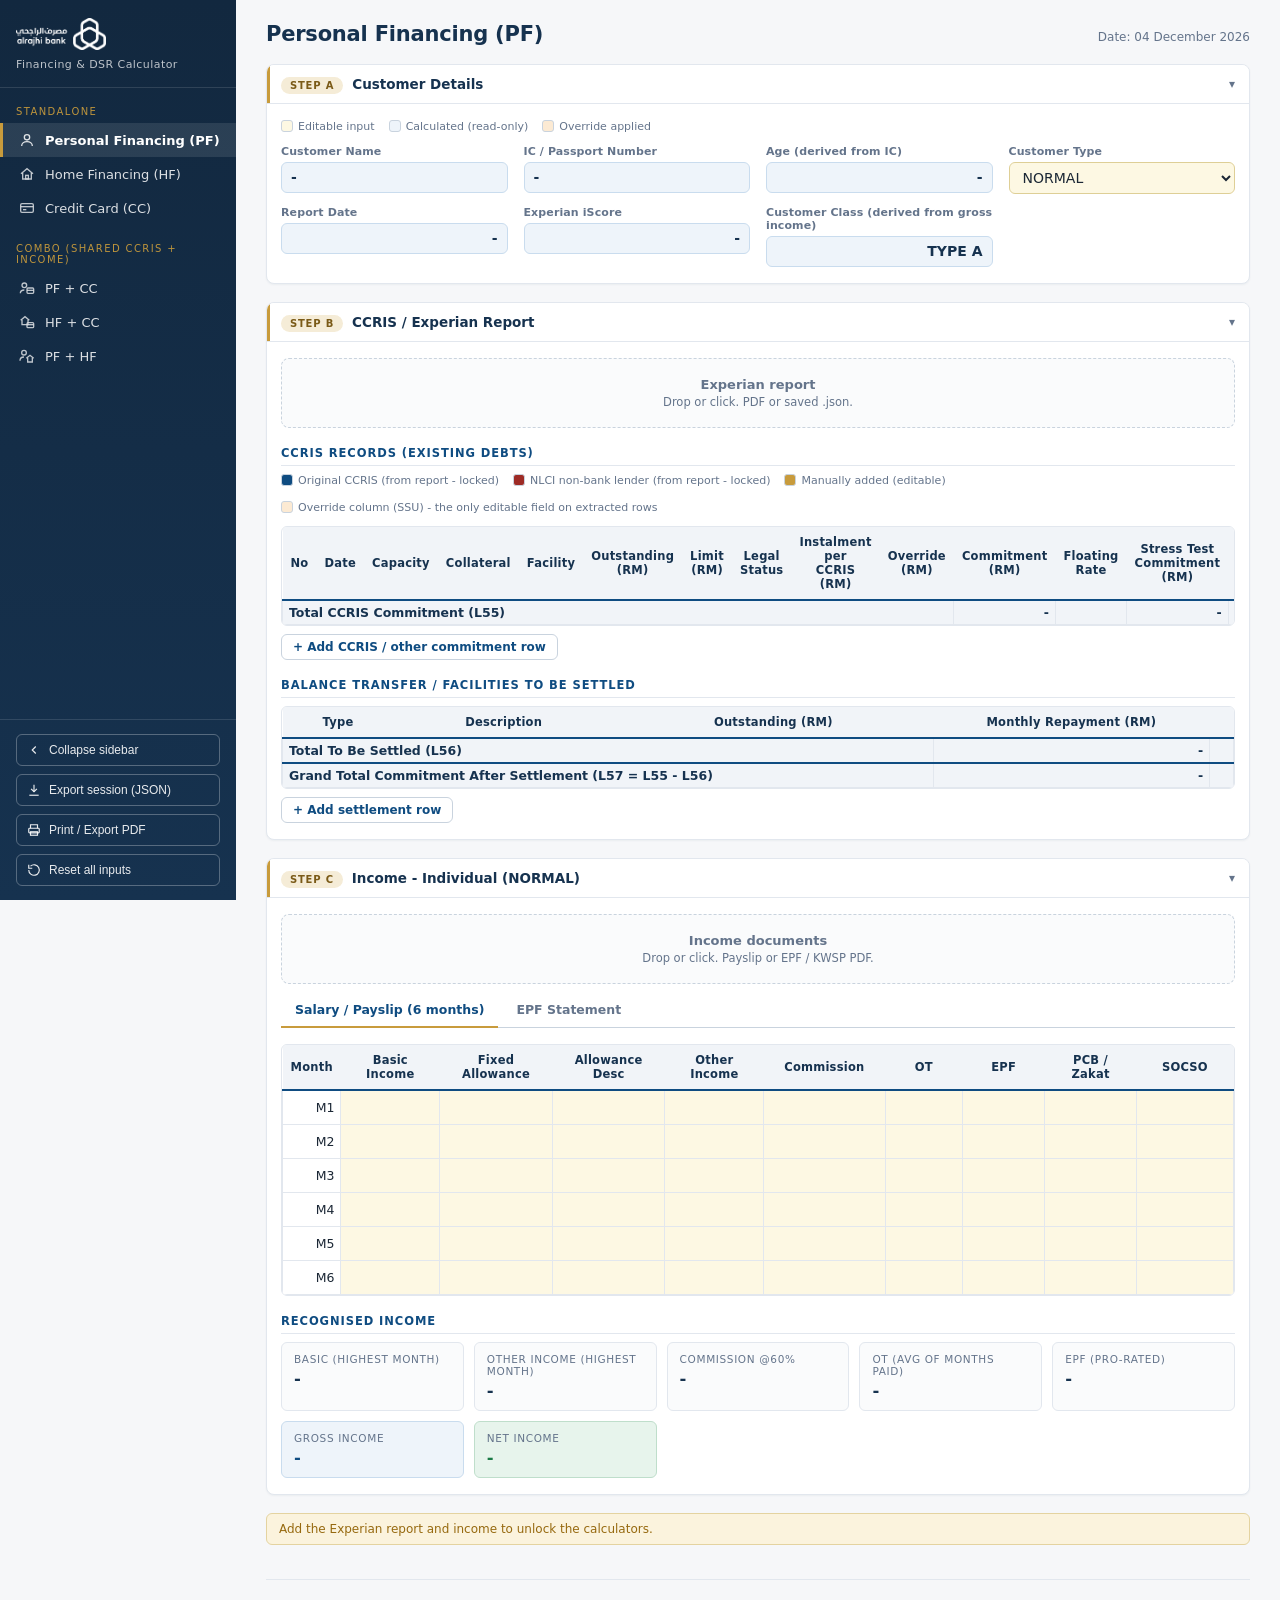
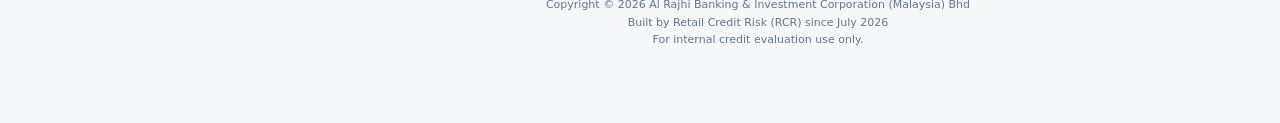
<file: index.html>
<!DOCTYPE html>
<html lang="en">
<head>
<meta charset="UTF-8">
<meta name="viewport" content="width=device-width, initial-scale=1.0">
<title>ARBM Financing &amp; DSR Calculator</title>
<link rel="icon" type="image/png" href="public/favicon.png">
<link rel="stylesheet" href="css/styles.css">
</head>
<body>
<div class="layout">

  <!-- ================= SIDEBAR ================= -->
  <nav class="sidebar no-print" id="sidebar">
    <div class="brand" style="flex-direction:column;align-items:flex-start;gap:8px;">
      <span class="brand-logo">
        <img class="logo-full" src="public/white_logo_alrajhi.png" alt="Al Rajhi Bank">
        <img class="logo-mark" src="public/favicon.png" alt="Al Rajhi Bank">
      </span>
      <div class="t2">Financing &amp; DSR Calculator</div>
    </div>

    <div class="group-label">Standalone</div>
    <button class="nav-item" data-mode="pf" title="Personal Financing (PF)">
      <svg width="16" height="16" viewBox="0 0 24 24" fill="none" stroke="currentColor" stroke-width="2"><circle cx="12" cy="8" r="4"/><path d="M4 21c0-4 3.6-6.5 8-6.5s8 2.5 8 6.5"/></svg>
      <span class="nav-txt">Personal Financing (PF)</span>
    </button>
    <button class="nav-item" data-mode="hf" title="Home Financing (HF)">
      <svg width="16" height="16" viewBox="0 0 24 24" fill="none" stroke="currentColor" stroke-width="2"><path d="M3 11.5 12 4l9 7.5"/><path d="M5.5 10v9.5h13V10"/><rect x="10" y="14" width="4" height="5.5"/></svg>
      <span class="nav-txt">Home Financing (HF)</span>
    </button>
    <button class="nav-item" data-mode="cc" title="Credit Card (CC)">
      <svg width="16" height="16" viewBox="0 0 24 24" fill="none" stroke="currentColor" stroke-width="2"><rect x="2.5" y="5.5" width="19" height="13" rx="2"/><path d="M2.5 10h19"/><path d="M6 14.5h5"/></svg>
      <span class="nav-txt">Credit Card (CC)</span>
    </button>

    <div class="group-label">Combo (shared CCRIS + income)</div>
    <button class="nav-item" data-mode="pf-cc" title="PF + CC">
      <svg width="16" height="16" viewBox="0 0 24 24" fill="none" stroke="currentColor" stroke-width="2"><circle cx="8" cy="8" r="3.5"/><rect x="12" y="12" width="10" height="8" rx="1.5"/><path d="M12 15.5h10"/><path d="M2 20c0-3 2.6-5 6-5"/></svg>
      <span class="nav-txt">PF + CC</span>
    </button>
    <button class="nav-item" data-mode="hf-cc" title="HF + CC">
      <svg width="16" height="16" viewBox="0 0 24 24" fill="none" stroke="currentColor" stroke-width="2"><path d="M2.5 9.5 9 4l6.5 5.5"/><path d="M4.5 8.5V16h9V8.5"/><rect x="12" y="13" width="10" height="7.5" rx="1.5"/><path d="M12 16h10"/></svg>
      <span class="nav-txt">HF + CC</span>
    </button>
    <button class="nav-item" data-mode="pf-hf" title="PF + HF">
      <svg width="16" height="16" viewBox="0 0 24 24" fill="none" stroke="currentColor" stroke-width="2"><circle cx="7.5" cy="7" r="3.5"/><path d="M1.5 19c0-3.4 2.7-5.5 6-5.5"/><path d="M11 15.5 16.5 11l5.5 4.5"/><path d="M13 14.7V21h7v-6.3"/></svg>
      <span class="nav-txt">PF + HF</span>
    </button>

    <div class="foot">
      <button id="btn-collapse" type="button" title="Collapse sidebar">
        <svg width="14" height="14" viewBox="0 0 24 24" fill="none" stroke="currentColor" stroke-width="2"><path d="M15 6l-6 6 6 6"/></svg>
        <span class="nav-txt">Collapse sidebar</span>
      </button>
      <button id="btn-export" type="button" title="Export session (JSON)">
        <svg width="14" height="14" viewBox="0 0 24 24" fill="none" stroke="currentColor" stroke-width="2"><path d="M12 3v12"/><path d="m7 10 5 5 5-5"/><path d="M4 21h16"/></svg>
        <span class="nav-txt">Export session (JSON)</span>
      </button>
      <button id="btn-print" type="button" title="Print / Export PDF">
        <svg width="14" height="14" viewBox="0 0 24 24" fill="none" stroke="currentColor" stroke-width="2"><path d="M6 9V3h12v6"/><rect x="3" y="9" width="18" height="8" rx="1.5"/><rect x="6" y="15" width="12" height="6"/></svg>
        <span class="nav-txt">Print / Export PDF</span>
      </button>
      <button id="btn-reset" type="button" title="Reset all inputs">
        <svg width="14" height="14" viewBox="0 0 24 24" fill="none" stroke="currentColor" stroke-width="2"><path d="M3 12a9 9 0 1 0 3-6.7"/><path d="M3 3v6h6"/></svg>
        <span class="nav-txt">Reset all inputs</span>
      </button>
    </div>
  </nav>

  <!-- ================= MAIN ================= -->
  <main class="main">
    <!-- shown only on Print / Export PDF -->
    <div class="print-header">
      <img src="public/alrajhi_logo.png" alt="Al Rajhi Bank Malaysia">
      <div>
        <div class="ph-title">Financing &amp; DSR Evaluation Report</div>
        <div class="ph-sub" id="print-meta"></div>
      </div>
    </div>

    <div class="topbar">
      <div style="display:flex;align-items:center;gap:10px;">
        <button class="hamburger no-print" id="btn-menu" type="button" aria-label="Menu">
          <svg width="18" height="18" viewBox="0 0 24 24" fill="none" stroke="currentColor" stroke-width="2"><path d="M3 6h18M3 12h18M3 18h18"/></svg>
        </button>
        <h1 id="page-title">Personal Financing (PF)</h1>
      </div>
      <div class="date" id="today-date"></div>
    </div>

    <!-- Shared intake: required first for every mode -->
    <div id="intake-customer"></div>
    <div id="intake-ccris"></div>
    <div id="intake-income"></div>

    <!-- Gate message shown until minimum intake is complete -->
    <div id="intake-gate"></div>

    <!-- Product panels (visibility controlled by routing) -->
    <div id="panel-pf"></div>
    <div id="panel-hf"></div>
    <div id="panel-cc"></div>

    <!-- Combined application summary (combo modes): directly above sign-off -->
    <div id="combined-panel"></div>

    <!-- Maker / Checker sign-off -->
    <div id="signoff-panel"></div>

    <!-- Persistent app footer (shown on every product / combo view) -->
    <footer class="app-foot no-print">
      Copyright &copy; 2026 Al Rajhi Banking &amp; Investment Corporation (Malaysia) Bhd<br>
      Built by Retail Credit Risk (RCR) since July 2026<br>
      For internal credit evaluation use only.
    </footer>
  </main>
</div>

<!-- Curated evaluation report - hidden on screen, shown only when printing.
     Built fresh on each print by js/report.js (App.buildPrintReport). -->
<div id="print-report" aria-hidden="true"></div>

<!-- vendored pdf.js (client-side PDF parsing; no CDN dependency) -->
<script src="vendor/pdf.min.js"></script>

<!-- shared engine (pure functions, no I/O). config.js MUST load first:
     it holds every policy constant + admin overrides from localStorage -->
<script src="js/engine/config.js"></script>
<script src="js/engine/pmt.js"></script>
<script src="js/engine/age.js"></script>
<script src="js/engine/facilityRates.js"></script>
<script src="js/engine/ccrisLine.js"></script>
<script src="js/engine/income.js"></script>
<script src="js/engine/creditLimit.js"></script>
<script src="js/engine/dsrThresholds.js"></script>
<script src="js/engine/hfPricing.js"></script>
<script src="js/engine/hfSummary.js"></script>
<script src="js/engine/pdfExtractor.js"></script>
<script src="data/ndiPricing.js"></script>

<!-- app -->
<script src="js/state.js"></script>
<script src="js/modal.js"></script>
<script src="js/format.js"></script>
<script src="js/intake.js"></script>
<script src="js/panels.js"></script>
<script src="js/report.js"></script>
<script src="js/app.js"></script>
</body>
</html>
</file>
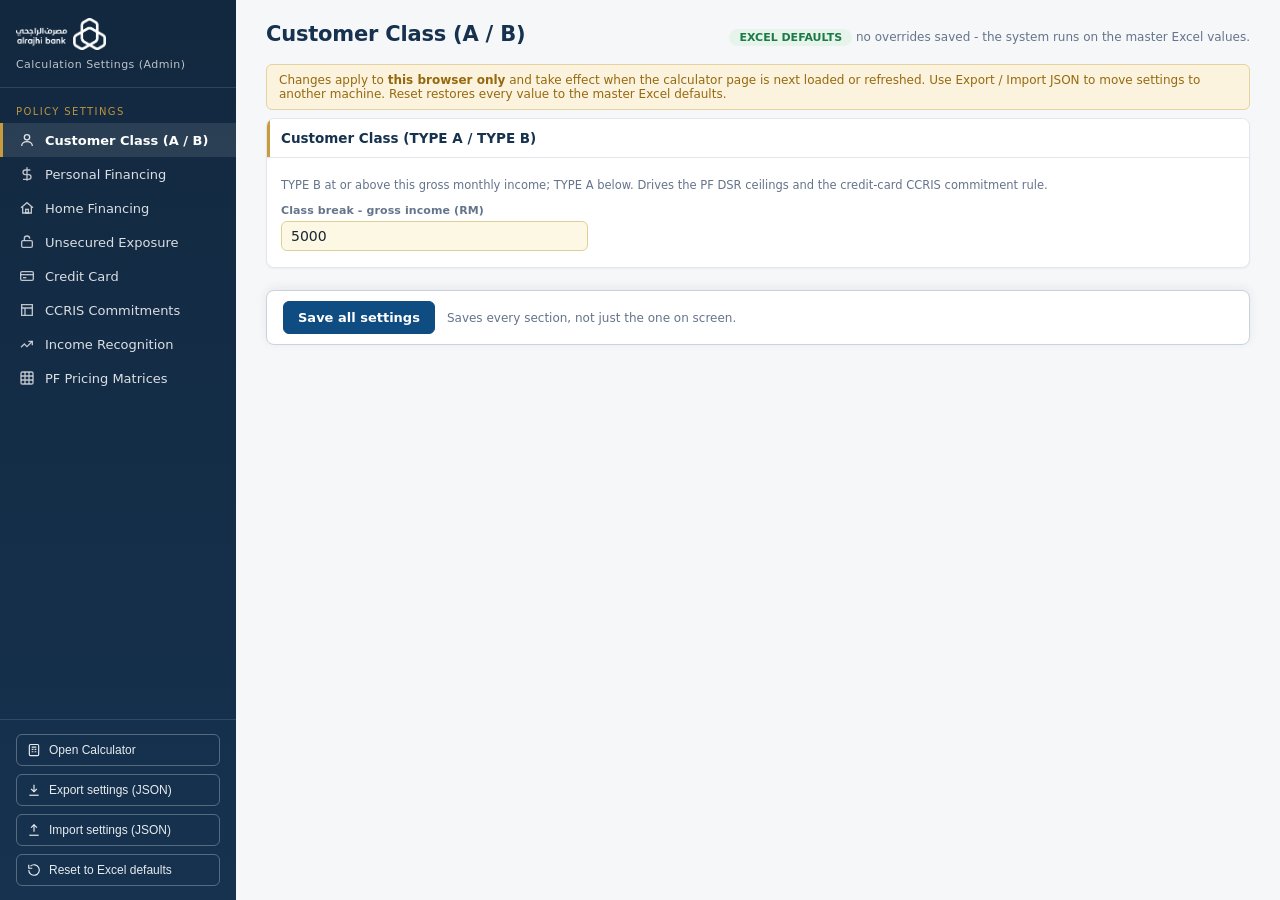
<file: admin.html>
<!DOCTYPE html>
<html lang="en">
<head>
<meta charset="UTF-8">
<meta name="viewport" content="width=device-width, initial-scale=1.0">
<title>Admin - Calculation Settings | ARBM DSR Calculator</title>
<link rel="icon" type="image/png" href="public/favicon.png">
<link rel="stylesheet" href="css/styles.css">
<style>
  /* one settings section visible at a time (sidebar-routed) */
  .adm-sec { display: none; }
  .adm-sec.active { display: block; }

  .adm-status { font-size: 12px; color: var(--muted); }
  .adm-status .chip { display: inline-block; padding: 2px 10px; border-radius: 999px; font-weight: 700; font-size: 11px; }
  .adm-status .chip.def { background: var(--ok-soft); color: var(--ok); }
  .adm-status .chip.ovr { background: var(--warn-soft); color: var(--warn); }

  .adm-grid td input { text-align: right; font-variant-numeric: tabular-nums; }
  .adm-grid th:first-child, .adm-grid td:first-child { text-align: left; white-space: nowrap; }
  .adm-note { font-size: 11.5px; color: var(--muted); margin: 4px 0 12px; }

  .mx-wrap { overflow-x: auto; }
  .mx-wrap table { border-collapse: collapse; font-size: 11px; }
  .mx-wrap th, .mx-wrap td { border: 1px solid var(--border); padding: 2px; }
  .mx-wrap th { background: #F1F4F8; padding: 4px 6px; }
  .mx-wrap input { width: 86px; border: none; padding: 3px 4px; font-size: 11px;
    text-align: right; font-variant-numeric: tabular-nums; background: var(--editable); }

  .savebar {
    position: sticky; bottom: 0; margin-top: 22px;
    background: #fff; border: 1px solid var(--border-strong); border-radius: var(--radius);
    padding: 10px 16px; display: flex; gap: 12px; align-items: center;
    box-shadow: 0 -2px 10px rgba(22,50,79,.08);
  }
  .savebar .msg { font-size: 12px; color: var(--ok); font-weight: 600; }
</style>
</head>
<body>
<div class="layout">

  <!-- ================= SIDEBAR ================= -->
  <nav class="sidebar no-print" id="sidebar">
    <div class="brand" style="flex-direction:column;align-items:flex-start;gap:8px;">
      <span class="brand-logo">
        <img class="logo-full" src="public/white_logo_alrajhi.png" alt="Al Rajhi Bank">
        <img class="logo-mark" src="public/favicon.png" alt="Al Rajhi Bank">
      </span>
      <div class="t2">Calculation Settings (Admin)</div>
    </div>

    <div class="group-label">Policy Settings</div>
    <button class="nav-item" data-sec="0" title="Customer Class">
      <svg width="16" height="16" viewBox="0 0 24 24" fill="none" stroke="currentColor" stroke-width="2"><circle cx="12" cy="8" r="4"/><path d="M4 21c0-4 3.6-6.5 8-6.5s8 2.5 8 6.5"/></svg>
      <span class="nav-txt">Customer Class (A / B)</span>
    </button>
    <button class="nav-item" data-sec="1" title="Personal Financing">
      <svg width="16" height="16" viewBox="0 0 24 24" fill="none" stroke="currentColor" stroke-width="2"><path d="M12 2v20M17 6H9.5a3.5 3.5 0 0 0 0 7h5a3.5 3.5 0 0 1 0 7H6"/></svg>
      <span class="nav-txt">Personal Financing</span>
    </button>
    <button class="nav-item" data-sec="2" title="Home Financing">
      <svg width="16" height="16" viewBox="0 0 24 24" fill="none" stroke="currentColor" stroke-width="2"><path d="M3 11.5 12 4l9 7.5"/><path d="M5.5 10v9.5h13V10"/><rect x="10" y="14" width="4" height="5.5"/></svg>
      <span class="nav-txt">Home Financing</span>
    </button>
    <button class="nav-item" data-sec="3" title="Unsecured Exposure">
      <svg width="16" height="16" viewBox="0 0 24 24" fill="none" stroke="currentColor" stroke-width="2"><rect x="4" y="10" width="16" height="10" rx="2"/><path d="M8 10V7a4 4 0 0 1 8 0"/></svg>
      <span class="nav-txt">Unsecured Exposure</span>
    </button>
    <button class="nav-item" data-sec="4" title="Credit Card">
      <svg width="16" height="16" viewBox="0 0 24 24" fill="none" stroke="currentColor" stroke-width="2"><rect x="2.5" y="5.5" width="19" height="13" rx="2"/><path d="M2.5 10h19"/><path d="M6 14.5h5"/></svg>
      <span class="nav-txt">Credit Card</span>
    </button>
    <button class="nav-item" data-sec="5" title="CCRIS Commitments">
      <svg width="16" height="16" viewBox="0 0 24 24" fill="none" stroke="currentColor" stroke-width="2"><path d="M4 4h16v16H4z"/><path d="M4 9h16M9 9v11"/></svg>
      <span class="nav-txt">CCRIS Commitments</span>
    </button>
    <button class="nav-item" data-sec="6" title="Income Recognition">
      <svg width="16" height="16" viewBox="0 0 24 24" fill="none" stroke="currentColor" stroke-width="2"><path d="M3 17l5-5 4 4 8-8"/><path d="M14 8h6v6"/></svg>
      <span class="nav-txt">Income Recognition</span>
    </button>
    <button class="nav-item" data-sec="7" title="PF Pricing Matrices">
      <svg width="16" height="16" viewBox="0 0 24 24" fill="none" stroke="currentColor" stroke-width="2"><rect x="3" y="3" width="18" height="18" rx="2"/><path d="M3 9h18M3 15h18M9 3v18M15 3v18"/></svg>
      <span class="nav-txt">PF Pricing Matrices</span>
    </button>

    <div class="foot">
      <button id="btn-open-calc" type="button" title="Open Calculator">
        <svg width="14" height="14" viewBox="0 0 24 24" fill="none" stroke="currentColor" stroke-width="2"><rect x="4" y="2.5" width="16" height="19" rx="2"/><path d="M8 7h8M8 11h3M13 11h3M8 15h3M13 15h3"/></svg>
        <span class="nav-txt">Open Calculator</span>
      </button>
      <button id="btn-export" type="button" title="Export settings (JSON)">
        <svg width="14" height="14" viewBox="0 0 24 24" fill="none" stroke="currentColor" stroke-width="2"><path d="M12 3v12"/><path d="m7 10 5 5 5-5"/><path d="M4 21h16"/></svg>
        <span class="nav-txt">Export settings (JSON)</span>
      </button>
      <button id="btn-import" type="button" title="Import settings (JSON)">
        <svg width="14" height="14" viewBox="0 0 24 24" fill="none" stroke="currentColor" stroke-width="2"><path d="M12 15V3"/><path d="m7 8 5-5 5 5"/><path d="M4 21h16"/></svg>
        <span class="nav-txt">Import settings (JSON)</span>
      </button>
      <input type="file" id="file-import" accept=".json" style="display:none">
      <button id="btn-reset" type="button" title="Reset to Excel defaults">
        <svg width="14" height="14" viewBox="0 0 24 24" fill="none" stroke="currentColor" stroke-width="2"><path d="M3 12a9 9 0 1 0 3-6.7"/><path d="M3 3v6h6"/></svg>
        <span class="nav-txt">Reset to Excel defaults</span>
      </button>
    </div>
  </nav>

  <!-- ================= MAIN ================= -->
  <main class="main">
    <div class="topbar">
      <div style="display:flex;align-items:center;gap:10px;">
        <button class="hamburger no-print" id="btn-menu" type="button" aria-label="Menu">
          <svg width="18" height="18" viewBox="0 0 24 24" fill="none" stroke="currentColor" stroke-width="2"><path d="M3 6h18M3 12h18M3 18h18"/></svg>
        </button>
        <h1 id="page-title">Customer Class (A / B)</h1>
      </div>
      <div class="adm-status" id="adm-status"></div>
    </div>

    <div class="notice">Changes apply to <b>this browser only</b> and take effect when the calculator
    page is next loaded or refreshed. Use Export / Import JSON to move settings to another machine.
    Reset restores every value to the master Excel defaults.</div>

    <div id="adm-sections"></div>

    <div class="savebar no-print">
      <button class="btn" id="btn-save" type="button">Save all settings</button>
      <span style="font-size:12px;color:var(--muted)">Saves every section, not just the one on screen.</span>
      <span class="msg" id="save-msg"></span>
    </div>
  </main>
</div>

<!-- config first, then the data the matrix editor needs -->
<script src="js/engine/config.js"></script>
<script src="data/ndiPricing.js"></script>
<script src="js/admin.js"></script>
</body>
</html>
</file>
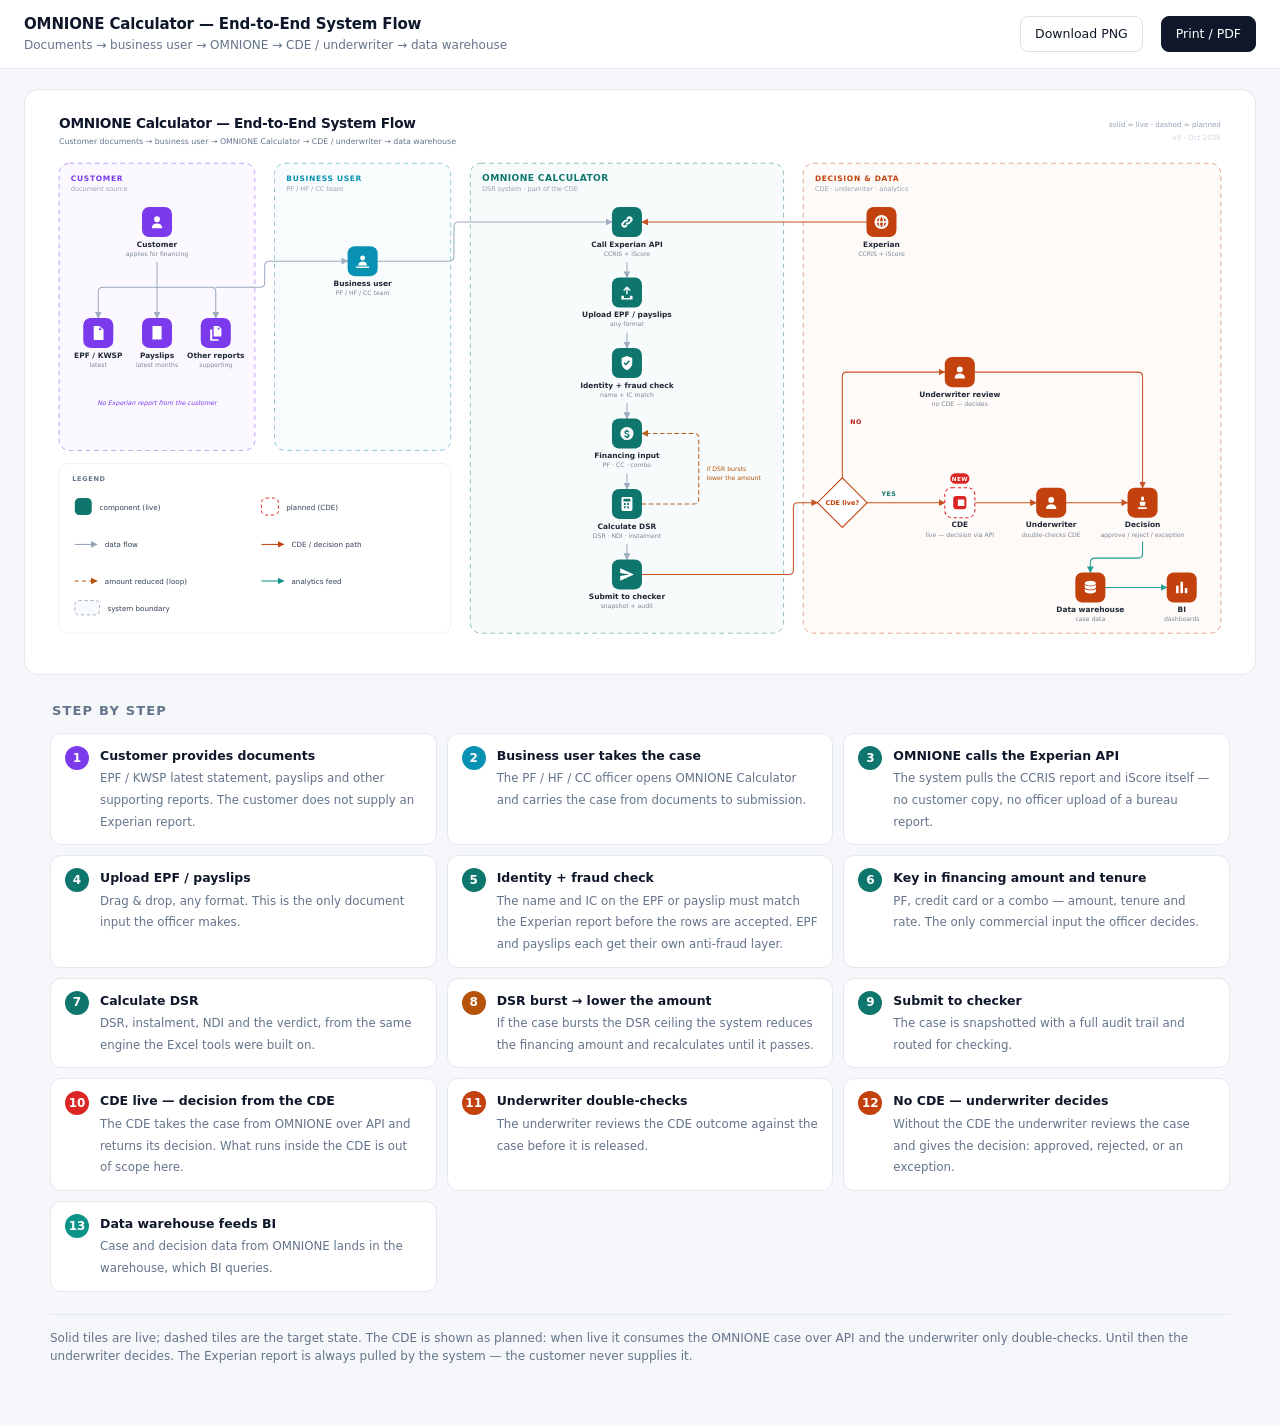
<file: docs/system-flow.html>
<!doctype html>
<html lang="en">
<head>
<meta charset="utf-8">
<meta name="viewport" content="width=device-width, initial-scale=1">
<title>OMNIONE Calculator — System Flow</title>
<style>
  *{box-sizing:border-box}
  body{margin:0;background:#f5f7fa;color:#0f172a;
       font:14px/1.55 "Segoe UI",Inter,system-ui,-apple-system,sans-serif}
  .bar{display:flex;align-items:center;gap:18px;padding:13px 24px;background:#fff;
       border-bottom:1px solid #e4e8ef;position:sticky;top:0;z-index:9}
  .bar h1{font-size:15px;margin:0;font-weight:700;letter-spacing:-.01em}
  .bar .sub{font-size:12px;color:#64748b}
  .spacer{flex:1}
  button{font:inherit;font-size:12.5px;padding:7px 14px;border-radius:8px;
         border:1px solid #dbe1ea;background:#fff;color:#0f172a;cursor:pointer}
  button:hover{background:#f1f5f9}
  button.primary{background:#0f172a;border-color:#0f172a;color:#fff}
  button.primary:hover{background:#1e293b}
  .wrap{padding:20px 24px 60px}
  .card{background:#fff;border:1px solid #e4e8ef;border-radius:14px;padding:8px;overflow:auto}
  #diagram{display:block;width:100%;height:auto;min-width:1100px}
  .steps{max-width:1180px;margin:26px auto 0}
  .steps h2{font-size:13px;text-transform:uppercase;letter-spacing:.09em;
            color:#64748b;margin:0 0 12px 2px;font-weight:700}
  .grid{display:grid;grid-template-columns:repeat(auto-fill,minmax(320px,1fr));gap:10px}
  .step{display:flex;gap:11px;background:#fff;border:1px solid #e4e8ef;
        border-radius:11px;padding:12px 14px}
  .step .n{flex:0 0 24px;height:24px;border-radius:50%;color:#fff;font-size:12px;
           font-weight:700;display:flex;align-items:center;justify-content:center}
  .step b{display:block;font-size:12.5px;margin-bottom:2px}
  .step span{font-size:11.8px;color:#64748b;line-height:1.5}
  .foot{max-width:1180px;margin:22px auto 0;font-size:12px;color:#64748b;
        border-top:1px solid #e4e8ef;padding-top:14px}
  .ep-back{position:fixed;inset:0;background:rgba(15,23,42,.55);z-index:50;
           display:none;align-items:center;justify-content:center;padding:24px}
  .ep-card{background:#fff;border-radius:14px;width:min(1000px,94vw);max-height:92vh;
           display:flex;flex-direction:column;overflow:hidden;
           box-shadow:0 20px 60px rgba(15,23,42,.35)}
  .ep-head{display:flex;align-items:center;gap:12px;padding:13px 16px;
           border-bottom:1px solid #e4e8ef}
  .ep-head b{font-size:13px}
  .ep-body{padding:14px 16px;overflow:auto}
  .ep-body p{margin:0 0 10px;font-size:12.5px;color:#475569}
  .ep-body img{display:block;width:100%;height:auto;border:1px solid #e4e8ef;border-radius:8px}
  .ep-actions{display:flex;gap:8px;padding:12px 16px;border-top:1px solid #e4e8ef;background:#f8fafc}
  .ep-actions a{font-size:12.5px;padding:7px 14px;border-radius:8px;border:1px solid #dbe1ea;
                background:#fff;color:#0f172a;text-decoration:none;cursor:pointer}
  .ep-actions a.primary{background:#0f172a;border-color:#0f172a;color:#fff}
  @media print{
    .bar,.foot{display:none}
    body{background:#fff}
    .card{border:0;padding:0}
    #diagram{min-width:0}
    .steps{page-break-before:always}
  }
  @page{size:A3 landscape;margin:10mm}
</style>
</head>
<body>

<div class="bar">
  <div>
    <h1>OMNIONE Calculator — End-to-End System Flow</h1>
    <div class="sub">Documents → business user → OMNIONE → CDE / underwriter → data warehouse</div>
  </div>
  <div class="spacer"></div>
  <button id="btn-png">Download PNG</button>
  <button id="btn-print" class="primary">Print / PDF</button>
</div>

<div class="wrap">
  <div class="card"><svg id="diagram" xmlns="http://www.w3.org/2000/svg"></svg></div>

  <section class="steps">
    <h2>Step by step</h2>
    <div class="grid" id="steps"></div>
  </section>

  <p class="foot" id="foot"></p>
</div>

<script>
"use strict";

var NS = "http://www.w3.org/2000/svg";

/* ---- icon set: 24x24 solid paths ---- */
var ICONS = {
  person: "M12 12.3a4.2 4.2 0 1 0 0-8.4 4.2 4.2 0 0 0 0 8.4Zm0 1.8c-4 0-7.2 2.3-7.2 5.2V21h14.4v-1.7c0-2.9-3.2-5.2-7.2-5.2Z",
  personLaptop: "M12 10.9a3.5 3.5 0 1 0 0-7 3.5 3.5 0 0 0 0 7Zm0 1.5c-3.3 0-6 2-6 4.5v1.3h12v-1.3c0-2.5-2.7-4.5-6-4.5ZM2 19.6h20l-1.3 2.2H3.3Z",
  doc: "M6.4 2h7.3L19.5 7v14.1a.9.9 0 0 1-.9.9H6.4a.9.9 0 0 1-.9-.9V2.9a.9.9 0 0 1 .9-.9Zm6.7 1.4v4.5h4.6Z",
  payslip: "M5.5 2h13v20l-2.2-1.5-2.1 1.5-2.2-1.5-2.2 1.5-2.1-1.5L5.5 22Z",
  docs: "M9 2h7l4 4v11H9V2Zm5.8 1.6v3.6h3.6ZM4 7h3v14h9v2H5a1 1 0 0 1-1-1Z",
  folder: "M3 5.5a1 1 0 0 1 1-1h5.3l2 2.2H20a1 1 0 0 1 1 1v11.8a1 1 0 0 1-1 1H4a1 1 0 0 1-1-1Z",
  cash: "M12 2.6a9.4 9.4 0 1 0 0 18.8 9.4 9.4 0 0 0 0-18.8Zm1.1 14.9v1.4h-2.1v-1.4c-1.6-.2-2.8-1-3.1-2.3l2-.7c.3.8 1 1.3 2.1 1.3 1 0 1.6-.4 1.6-1.1 0-.6-.4-1-1.7-1.3-2-.5-3.5-1.2-3.5-3.1 0-1.6 1.1-2.7 2.6-3V6.6h2.1v1.4c1.4.2 2.4 1 2.8 2l-1.9.8c-.3-.7-.9-1.1-1.9-1.1-.9 0-1.5.4-1.5 1 0 .6.5.9 1.8 1.2 2 .5 3.4 1.3 3.4 3.1 0 1.7-1.1 2.8-2.7 3.1Z",
  link: "M9.9 14.1a4.4 4.4 0 0 0 6.2 0l2.3-2.3a4.4 4.4 0 1 0-6.2-6.2l-1.2 1.2 2 2 1.2-1.2a1.7 1.7 0 1 1 2.4 2.4l-2.3 2.3a1.7 1.7 0 0 1-2.4 0ZM14.1 9.9a4.4 4.4 0 0 0-6.2 0l-2.3 2.3a4.4 4.4 0 1 0 6.2 6.2l1.2-1.2-2-2-1.2 1.2a1.7 1.7 0 1 1-2.4-2.4l2.3-2.3a1.7 1.7 0 0 1 2.4 0Z",
  upload: "M11 14.4V6.9L8.1 9.8 6.7 8.4 12 3.1l5.3 5.3-1.4 1.4L13 6.9v7.5ZM4 16.6h3.6v3.2h8.8v-3.2H20V22H4Z",
  shield: "M12 2 4.4 5v6.5c0 4.9 3.2 9.1 7.6 10.6 4.4-1.5 7.6-5.7 7.6-10.6V5Z",
  check: "M10.4 15.6 7.2 12.4l1.5-1.5 1.7 1.7 4.4-4.4 1.5 1.5Z",
  calculator: "M6.2 2h11.6a2 2 0 0 1 2 2v16a2 2 0 0 1-2 2H6.2a2 2 0 0 1-2-2V4a2 2 0 0 1 2-2Zm.9 2.4v4.2h9.8V4.4Zm.5 6.4h2.6v2.6H7.6Zm4.7 0h2.6v2.6h-2.6Zm-4.7 4.4h2.6V18H7.6Zm4.7 0h2.6V18h-2.6Z",
  down: "M11 3h2v10.3l3.6-3.6 1.4 1.4-6 6-6-6 1.4-1.4L11 13.3ZM4 19h16v2H4Z",
  send: "M2.4 20.9 21.9 12 2.4 3.1v6.7l13.2 2.2-13.2 2.2Z",
  chip: "M6.8 2.6h10.4a4.2 4.2 0 0 1 4.2 4.2v10.4a4.2 4.2 0 0 1-4.2 4.2H6.8a4.2 4.2 0 0 1-4.2-4.2V6.8a4.2 4.2 0 0 1 4.2-4.2Zm2.4 4.8v9.2h9.2V7.4Z",
  stamp: "M6 18.4h12V21H6ZM8.6 16.4l-.7-5.6h8.2l-.7 5.6ZM10 9V5.2a2 2 0 1 1 4 0V9Z",
  database: "M12 2.4c4.4 0 8 1.5 8 3.4s-3.6 3.4-8 3.4-8-1.5-8-3.4 3.6-3.4 8-3.4Zm8 5.7v3.3c0 1.9-3.6 3.4-8 3.4s-8-1.5-8-3.4V8.1c1.6 1.4 4.6 2.2 8 2.2s6.4-.8 8-2.2Zm0 5.6v3.3c0 1.9-3.6 3.4-8 3.4s-8-1.5-8-3.4v-3.3c1.6 1.4 4.6 2.2 8 2.2s6.4-.8 8-2.2Z",
  chart: "M4 20.2V9.4h3.6v10.8Zm6.2 0V3.8h3.6v16.4Zm6.2 0v-7.6H20v7.6Z",
  globe: "M12 2a10 10 0 1 0 0 20 10 10 0 0 0 0-20Zm6.9 9h-2.8a16 16 0 0 0-1.5-5.6A8 8 0 0 1 18.9 11ZM12 4.1c1 1.3 1.9 3.7 2.1 6.9H9.9C10.1 7.8 11 5.4 12 4.1ZM9.4 5.4A16 16 0 0 0 7.9 11H5.1a8 8 0 0 1 4.3-5.6ZM5.1 13h2.8a16 16 0 0 0 1.5 5.6A8 8 0 0 1 5.1 13Zm4.8 0h4.2c-.2 3.2-1.1 5.6-2.1 6.9-1-1.3-1.9-3.7-2.1-6.9Zm4.7 5.6A16 16 0 0 0 16.1 13h2.8a8 8 0 0 1-4.3 5.6Z"
};

var DG = {
  w: 1860,
  h: 870,

  zones: [
    { x: 40,   y: 100, w: 300, h: 440, c: "#7c3aed", t: "CUSTOMER", s: "document source" },
    { x: 370,  y: 100, w: 270, h: 440, c: "#0891b2", t: "BUSINESS USER", s: "PF / HF / CC team" },
    { x: 670,  y: 100, w: 480, h: 720, c: "#0f766e", t: "OMNIONE CALCULATOR", s: "DSR system · part of the CDE", big: true },
    { x: 1180, y: 100, w: 640, h: 720, c: "#c2410c", t: "DECISION & DATA", s: "CDE · underwriter · analytics" }
  ],

  nodes: [
    /* customer */
    { cx: 190, cy: 190, c: "#7c3aed", ic: "person", t: "Customer", s: "applies for financing" },
    { cx: 100, cy: 360, c: "#7c3aed", ic: "doc",     t: "EPF / KWSP", s: "latest" },
    { cx: 190, cy: 360, c: "#7c3aed", ic: "payslip", t: "Payslips",   s: "latest months" },
    { cx: 280, cy: 360, c: "#7c3aed", ic: "docs",    t: "Other reports", s: "supporting" },

    /* business user */
    { cx: 505, cy: 250, c: "#0891b2", ic: "personLaptop", t: "Business user", s: "PF / HF / CC team" },

    /* OMNIONE */
    { cx: 910, cy: 190, c: "#0f766e", ic: "link",       t: "Call Experian API", s: "CCRIS + iScore" },
    { cx: 910, cy: 298, c: "#0f766e", ic: "upload",     t: "Upload EPF / payslips", s: "any format" },
    { cx: 910, cy: 406, c: "#0f766e", ic: "shield", det: "check", t: "Identity + fraud check", s: "name + IC match" },
    { cx: 910, cy: 514, c: "#0f766e", ic: "cash",       t: "Financing input", s: "PF · CC · combo" },
    { cx: 910, cy: 622, c: "#0f766e", ic: "calculator", t: "Calculate DSR", s: "DSR · NDI · instalment" },
    { cx: 910, cy: 730, c: "#0f766e", ic: "send",       t: "Submit to checker", s: "snapshot + audit" },

    /* decision & data */
    { cx: 1300, cy: 190, c: "#c2410c", ic: "globe", t: "Experian", s: "CCRIS + iScore" },
    { cx: 1420, cy: 420, c: "#c2410c", ic: "person", t: "Underwriter review", s: "no CDE — decides" },
    { cx: 1420, cy: 620, c: "#dc2626", ic: "chip", t: "CDE", s: "live — decision via API", dashed: true, tag: "NEW" },
    { cx: 1560, cy: 620, c: "#c2410c", ic: "person", t: "Underwriter", s: "double-checks CDE" },
    { cx: 1700, cy: 620, c: "#c2410c", ic: "stamp", t: "Decision", s: "approve / reject / exception" },
    { cx: 1620, cy: 750, c: "#c2410c", ic: "database", t: "Data warehouse", s: "case data" },
    { cx: 1760, cy: 750, c: "#c2410c", ic: "chart", t: "BI", s: "dashboards" },

    { cx: 1240, cy: 620, r: 38, diamond: true, c: "#c2410c", t: "CDE live?" }
  ],

  links: [
    /* customer → documents */
    { p: [[190,252],[190,337]] },
    { p: [[190,290],[100,290],[100,337]] },
    { p: [[190,290],[280,290],[280,337]] },

    /* documents → business user */
    { p: [[280,290],[355,290],[355,250],[482,250]] },

    /* business user → OMNIONE */
    { p: [[528,250],[645,250],[645,190],[887,190]] },

    /* Experian → API */
    { p: [[1277,190],[933,190]], c: "orange" },

    /* OMNIONE pipeline */
    { p: [[910,252],[910,275]] },
    { p: [[910,360],[910,383]] },
    { p: [[910,468],[910,491]] },
    { p: [[910,576],[910,599]] },
    { p: [[910,684],[910,707]] },

    /* DSR burst → lower the amount */
    { p: [[933,622],[1020,622],[1020,514],[933,514]], c: "amber", dash: true },

    /* submit → decision diamond */
    { p: [[933,730],[1165,730],[1165,620],[1202,620]], c: "orange" },

    /* YES  */
    { p: [[1278,620],[1397,620]], c: "orange" },
    /* NO   */
    { p: [[1240,582],[1240,420],[1397,420]], c: "orange" },

    /* inside the two paths */
    { p: [[1443,620],[1537,620]], c: "orange" },
    { p: [[1583,620],[1677,620]], c: "orange" },
    { p: [[1443,420],[1700,420],[1700,597]], c: "orange" },

    /* decision → warehouse → BI */
    { p: [[1700,680],[1700,705],[1620,705],[1620,727]], c: "teal" },
    { p: [[1643,750],[1737,750]], c: "teal" }
  ],

  notes: [
    { t: "YES", x: 1300, y: 610, c: "#0f766e", bold: true, size: 9.6 },
    { t: "NO",  x: 1252, y: 500, c: "#b91c1c", bold: true, size: 9.6 },
    { t: "No Experian report from the customer", x: 190, y: 470, c: "#7c3aed", italic: true, size: 9.6, anchor: "middle" },
    { t: "if DSR bursts", x: 1032, y: 572, c: "#b45309", size: 9.4 },
    { t: "lower the amount", x: 1032, y: 585, c: "#b45309", size: 9.4 }
  ],

  steps: [
    { n: 1, c: "#7c3aed", t: "Customer provides documents",
      d: "EPF / KWSP latest statement, payslips and other supporting reports. The customer does not supply an Experian report." },
    { n: 2, c: "#0891b2", t: "Business user takes the case",
      d: "The PF / HF / CC officer opens OMNIONE Calculator and carries the case from documents to submission." },
    { n: 3, c: "#0f766e", t: "OMNIONE calls the Experian API",
      d: "The system pulls the CCRIS report and iScore itself — no customer copy, no officer upload of a bureau report." },
    { n: 4, c: "#0f766e", t: "Upload EPF / payslips",
      d: "Drag & drop, any format. This is the only document input the officer makes." },
    { n: 5, c: "#0f766e", t: "Identity + fraud check",
      d: "The name and IC on the EPF or payslip must match the Experian report before the rows are accepted. EPF and payslips each get their own anti-fraud layer." },
    { n: 6, c: "#0f766e", t: "Key in financing amount and tenure",
      d: "PF, credit card or a combo — amount, tenure and rate. The only commercial input the officer decides." },
    { n: 7, c: "#0f766e", t: "Calculate DSR",
      d: "DSR, instalment, NDI and the verdict, from the same engine the Excel tools were built on." },
    { n: 8, c: "#b45309", t: "DSR burst → lower the amount",
      d: "If the case bursts the DSR ceiling the system reduces the financing amount and recalculates until it passes." },
    { n: 9, c: "#0f766e", t: "Submit to checker",
      d: "The case is snapshotted with a full audit trail and routed for checking." },
    { n: 10, c: "#dc2626", t: "CDE live — decision from the CDE",
      d: "The CDE takes the case from OMNIONE over API and returns its decision. What runs inside the CDE is out of scope here." },
    { n: 11, c: "#c2410c", t: "Underwriter double-checks",
      d: "The underwriter reviews the CDE outcome against the case before it is released." },
    { n: 12, c: "#c2410c", t: "No CDE — underwriter decides",
      d: "Without the CDE the underwriter reviews the case and gives the decision: approved, rejected, or an exception." },
    { n: 13, c: "#0d9488", t: "Data warehouse feeds BI",
      d: "Case and decision data from OMNIONE lands in the warehouse, which BI queries." }
  ],

  foot: "Solid tiles are live; dashed tiles are the target state. The CDE is shown as planned: when live it consumes the OMNIONE case over API and the underwriter only double-checks. Until then the underwriter decides. The Experian report is always pulled by the system — the customer never supplies it."
};

/* =====================================================================
   renderer
   ===================================================================== */

var PAL = {
  gray:   "#94a3b8",
  orange: "#c2410c",
  amber:  "#b45309",
  teal:   "#0d9488"
};

function svgEl(tag, attrs, parent) {
  var n = document.createElementNS(NS, tag);
  if (attrs) Object.keys(attrs).forEach(function (k) { n.setAttribute(k, attrs[k]); });
  if (parent) parent.appendChild(n);
  return n;
}

function label(parent, x, y, text, attrs) {
  var t = svgEl("text", Object.assign({ x: x, y: y }, attrs || {}), parent);
  t.textContent = text;
  return t;
}

/* polyline with rounded corners */
function rounded(pts, r) {
  if (pts.length < 2) return "";
  var d = "M" + pts[0][0] + " " + pts[0][1];
  for (var i = 1; i < pts.length - 1; i++) {
    var p = pts[i], a = pts[i - 1], b = pts[i + 1];
    var v1x = p[0] - a[0], v1y = p[1] - a[1];
    var v2x = b[0] - p[0], v2y = b[1] - p[1];
    var l1 = Math.sqrt(v1x * v1x + v1y * v1y) || 1;
    var l2 = Math.sqrt(v2x * v2x + v2y * v2y) || 1;
    var rr = Math.min(r, l1 / 2, l2 / 2);
    var ax = p[0] - v1x / l1 * rr, ay = p[1] - v1y / l1 * rr;
    var bx = p[0] + v2x / l2 * rr, by = p[1] + v2y / l2 * rr;
    d += " L" + ax + " " + ay + " Q" + p[0] + " " + p[1] + " " + bx + " " + by;
  }
  var last = pts[pts.length - 1];
  d += " L" + last[0] + " " + last[1];
  return d;
}

function drawDefs(svg) {
  var defs = svgEl("defs", {}, svg);
  Object.keys(PAL).forEach(function (k) {
    var m = svgEl("marker", {
      id: "ar-" + k, viewBox: "0 0 8 8",
      refX: "7.2", refY: "4", markerWidth: "6.5", markerHeight: "6.5",
      orient: "auto"
    }, defs);
    svgEl("path", { d: "M0 0 L8 4 L0 8 Z", fill: PAL[k] }, m);
  });
}

function drawHeader(svg) {
  label(svg, 40, 46, "OMNIONE Calculator — End-to-End System Flow",
    { "font-size": 21, "font-weight": 700, fill: "#0f172a", "letter-spacing": "-.02em" });
  label(svg, 40, 70,
    "Customer documents → business user → OMNIONE Calculator → CDE / underwriter → data warehouse",
    { "font-size": 12, fill: "#64748b" });
  label(svg, 1820, 44, "solid = live   ·   dashed = planned",
    { "font-size": 11, fill: "#94a3b8", "text-anchor": "end" });
  label(svg, 1820, 64, "v3 · Oct 2026",
    { "font-size": 11, fill: "#cfd8e3", "text-anchor": "end" });
}

function drawZones(svg) {
  var g = svgEl("g", {}, svg);
  DG.zones.forEach(function (z) {
    svgEl("rect", {
      x: z.x, y: z.y, width: z.w, height: z.h, rx: 16,
      fill: z.c, "fill-opacity": 0.028,
      stroke: z.c, "stroke-opacity": 0.5,
      "stroke-width": 1.4, "stroke-dasharray": "7 6"
    }, g);
    label(g, z.x + 18, z.y + 27, z.t, {
      "font-size": z.big ? 14 : 11.5, "font-weight": 800, fill: z.c,
      "letter-spacing": z.big ? ".6" : "1.05"
    });
    label(g, z.x + 18, z.y + 43, z.s, { "font-size": 10, fill: "#94a3b8" });
  });
}

function drawLinks(svg) {
  var g = svgEl("g", {}, svg);
  DG.links.forEach(function (l) {
    var key = l.c || "gray";
    svgEl("path", {
      d: rounded(l.p, 7),
      fill: "none", stroke: PAL[key], "stroke-width": 1.6,
      "stroke-linecap": "round", "stroke-linejoin": "round",
      "stroke-dasharray": l.dash ? "6 5" : "none",
      "marker-end": "url(#ar-" + key + ")",
      opacity: 0.9
    }, g);
  });
}

function drawNotes(svg) {
  var g = svgEl("g", {}, svg);
  (DG.notes || []).forEach(function (n) {
    label(g, n.x, n.y, n.t, {
      "font-size": n.size || 9.5,
      "font-weight": n.bold ? 800 : 400,
      "font-style": n.italic ? "italic" : "normal",
      "letter-spacing": n.bold ? ".8" : "0",
      "text-anchor": n.anchor || "start",
      fill: n.c
    });
  });
}

function drawIcon(parent, n, tile, tx, ty, solid) {
  var size = tile * 0.56;
  var k = size / 24;
  var tf = "translate(" + (tx + (tile - size) / 2) + "," + (ty + (tile - size) / 2) + ") scale(" + k + ")";
  svgEl("path", {
    d: ICONS[n.ic], fill: solid ? "#fff" : n.c,
    "fill-rule": "evenodd", transform: tf
  }, parent);
  if (n.det && ICONS[n.det]) {
    svgEl("path", {
      d: ICONS[n.det], fill: solid ? n.c : "#fff",
      "fill-rule": "evenodd", transform: tf
    }, parent);
  }
}

function drawNodes(svg) {
  var g = svgEl("g", {}, svg);

  DG.nodes.forEach(function (n) {
    var grp = svgEl("g", {}, g);

    if (n.diamond) {
      var r = n.r || 38;
      svgEl("polygon", {
        points: [[n.cx, n.cy - r], [n.cx + r, n.cy], [n.cx, n.cy + r], [n.cx - r, n.cy]]
          .map(function (p) { return p.join(","); }).join(" "),
        fill: "#fff", stroke: n.c, "stroke-width": 1.6
      }, grp);
      label(grp, n.cx, n.cy + 4, n.t, {
        "font-size": 10, "font-weight": 700, fill: n.c, "text-anchor": "middle"
      });
      return;
    }

    var t = 46;
    var tx = n.cx - t / 2, ty = n.cy - t / 2;

    if (n.dashed) {
      svgEl("rect", {
        x: tx, y: ty, width: t, height: t, rx: 11,
        fill: "#fff", stroke: n.c, "stroke-width": 1.6, "stroke-dasharray": "5 4"
      }, grp);
    } else {
      svgEl("rect", { x: tx, y: ty, width: t, height: t, rx: 11, fill: n.c }, grp);
    }

    drawIcon(grp, n, t, tx, ty, !n.dashed);

    var lines = Array.isArray(n.t) ? n.t : [n.t];
    var ly = n.cy + 38;
    lines.forEach(function (ln, i) {
      label(grp, n.cx, ly + i * 13, ln, {
        "font-size": 11.4, "font-weight": 700, fill: "#1f2937", "text-anchor": "middle"
      });
    });
    if (n.s) {
      label(grp, n.cx, ly + (lines.length - 1) * 13 + 14, n.s, {
        "font-size": 9.4, fill: "#7b8794", "text-anchor": "middle"
      });
    }

    if (n.tag) {
      var w = 12 + n.tag.length * 5.8;
      var ty2 = n.cy - 45;
      svgEl("rect", { x: n.cx - w / 2, y: ty2, width: w, height: 16, rx: 8, fill: n.c }, grp);
      label(grp, n.cx, ty2 + 11.4, n.tag, {
        "font-size": 8.6, "font-weight": 800, fill: "#fff",
        "text-anchor": "middle", "letter-spacing": ".6"
      });
    }
  });
}

function drawLegend(svg) {
  var g = svgEl("g", {}, svg);
  var x = 40, y = 560, w = 600, h = 260;

  svgEl("rect", {
    x: x, y: y, width: w, height: h, rx: 13,
    fill: "#fff", stroke: "#e4e8ef", "stroke-width": 1
  }, g);

  label(g, x + 20, y + 27, "LEGEND", {
    "font-size": 10, "font-weight": 800, fill: "#64748b", "letter-spacing": "1.1"
  });

  var cx1 = x + 24, cx2 = x + 310;
  var r1 = y + 68, r2 = y + 124, r3 = y + 180;

  /* solid tile */
  svgEl("rect", { x: cx1, y: r1 - 15, width: 26, height: 26, rx: 7, fill: "#0f766e" }, g);
  label(g, cx1 + 38, r1 + 4, "component (live)", { "font-size": 11, fill: "#334155" });

  /* dashed tile */
  svgEl("rect", { x: cx2, y: r1 - 15, width: 26, height: 26, rx: 7,
    fill: "#fff", stroke: "#dc2626", "stroke-width": 1.5, "stroke-dasharray": "5 4" }, g);
  label(g, cx2 + 38, r1 + 4, "planned (CDE)", { "font-size": 11, fill: "#334155" });

  /* arrows */
  [["gray", "data flow"], ["orange", "CDE / decision path"]].forEach(function (r, i) {
    var yy = r2 + i * 0;
    var cxx = i === 0 ? cx1 : cx2;
    svgEl("path", { d: "M" + cxx + " " + yy + " L" + (cxx + 34) + " " + yy,
      fill: "none", stroke: PAL[r[0]], "stroke-width": 1.6,
      "marker-end": "url(#ar-" + r[0] + ")" }, g);
    label(g, cxx + 46, yy + 4, r[1], { "font-size": 11, fill: "#334155" });
  });

  /* dashed amber */
  svgEl("path", { d: "M" + cx1 + " " + r3 + " L" + (cx1 + 34) + " " + r3,
    fill: "none", stroke: PAL.amber, "stroke-width": 1.6, "stroke-dasharray": "6 5",
    "marker-end": "url(#ar-amber)" }, g);
  label(g, cx1 + 46, r3 + 4, "amount reduced (loop)", { "font-size": 11, fill: "#334155" });

  /* teal */
  svgEl("path", { d: "M" + cx2 + " " + r3 + " L" + (cx2 + 34) + " " + r3,
    fill: "none", stroke: PAL.teal, "stroke-width": 1.6,
    "marker-end": "url(#ar-teal)" }, g);
  label(g, cx2 + 46, r3 + 4, "analytics feed", { "font-size": 11, fill: "#334155" });

  /* zone boundary */
  svgEl("rect", { x: cx1, y: r3 + 30, width: 38, height: 22, rx: 6,
    fill: "#f8fafc", stroke: "#94a3b8", "stroke-width": 1.2, "stroke-dasharray": "5 4" }, g);
  label(g, cx1 + 50, r3 + 46, "system boundary", { "font-size": 11, fill: "#334155" });
}

function drawDiagram() {
  var svg = document.getElementById("diagram");
  svg.setAttribute("viewBox", "0 0 " + DG.w + " " + DG.h);
  svg.setAttribute("width", DG.w);
  svg.setAttribute("height", DG.h);
  svg.setAttribute("role", "img");
  svg.innerHTML = "";

  svgEl("rect", { x: 0, y: 0, width: DG.w, height: DG.h, fill: "#ffffff" }, svg);

  var title = svgEl("title", {}, svg);
  title.textContent = "OMNIONE Calculator system flow";

  drawDefs(svg);
  drawHeader(svg);
  drawZones(svg);
  drawLinks(svg);
  drawNodes(svg);
  drawNotes(svg);
  drawLegend(svg);
}

/* =====================================================================
   page wiring
   ===================================================================== */

function renderStepList() {
  var grid = document.getElementById("steps");
  grid.innerHTML = "";
  DG.steps.forEach(function (s) {
    var card = document.createElement("div");
    card.className = "step";

    var num = document.createElement("div");
    num.className = "n";
    num.style.background = s.c;
    num.textContent = s.n;

    var body = document.createElement("div");
    var head = document.createElement("b");
    head.textContent = s.t;
    var text = document.createElement("span");
    text.textContent = s.d;
    body.appendChild(head);
    body.appendChild(text);

    card.appendChild(num);
    card.appendChild(body);
    grid.appendChild(card);
  });

  document.getElementById("foot").textContent = DG.foot;
}

function exportPanel() {
  if (exportPanel.node) return exportPanel.node;

  var back = document.createElement("div");
  back.className = "ep-back";
  back.innerHTML =
    '<div class="ep-card">' +
      '<div class="ep-head"><b id="ep-title">PNG ready</b>' +
        '<span style="flex:1"></span>' +
        '<button id="ep-close">Close</button></div>' +
      '<div class="ep-body"><p id="ep-hint"></p><div id="ep-img"></div></div>' +
      '<div class="ep-actions">' +
        '<a id="ep-png" class="primary" download="omnione-system-flow.png">Save PNG</a>' +
        '<a id="ep-svg" download="omnione-system-flow.svg">Save SVG (vector)</a>' +
      '</div>' +
    '</div>';

  document.body.appendChild(back);
  exportPanel.node = back;

  document.getElementById("ep-close").addEventListener("click", function () {
    back.style.display = "none";
  });
  back.addEventListener("click", function (e) {
    if (e.target === back) back.style.display = "none";
  });

  return back;
}

function showExportPanel(pngUrl, svgUrl) {
  var back = exportPanel();
  var holder = document.getElementById("ep-img");
  holder.innerHTML = "";
  var img = document.createElement("img");
  img.alt = "OMNIONE Calculator system flow";
  img.src = pngUrl;
  holder.appendChild(img);

  document.getElementById("ep-png").href = pngUrl;
  document.getElementById("ep-svg").href = svgUrl;
  document.getElementById("ep-title").textContent = "PNG ready — " + (DG.w * 2) + " × " + (DG.h * 2);
  document.getElementById("ep-hint").innerHTML =
    "If the download did not start automatically, click <b>Save PNG</b> — " +
    "or right-click the image and choose <b>Save image as…</b>.";

  back.style.display = "flex";
}

function downloadPng() {
  var svg = document.getElementById("diagram");
  var clone = svg.cloneNode(true);
  clone.setAttribute("xmlns", NS);

  var markup = new XMLSerializer().serializeToString(clone);
  var svgUrl = URL.createObjectURL(new Blob([markup], { type: "image/svg+xml;charset=utf-8" }));
  var img = new Image();

  img.onload = function () {
    var k = 2;
    var canvas = document.createElement("canvas");
    canvas.width = DG.w * k;
    canvas.height = DG.h * k;

    var ctx = canvas.getContext("2d");
    ctx.fillStyle = "#ffffff";
    ctx.fillRect(0, 0, canvas.width, canvas.height);
    ctx.drawImage(img, 0, 0, canvas.width, canvas.height);

    var pngUrl;
    try {
      pngUrl = canvas.toDataURL("image/png");
    } catch (e) {
      alert("This browser blocked the image export (" + e.name + "). Use Print / PDF instead.");
      return;
    }

    try {
      var a = document.createElement("a");
      a.href = pngUrl;
      a.download = "omnione-system-flow.png";
      document.body.appendChild(a);
      a.click();
      document.body.removeChild(a);
    } catch (e) { /* ignored — the panel covers it */ }

    showExportPanel(pngUrl, svgUrl);
  };

  img.onerror = function () {
    alert("Could not rasterise the diagram in this browser — use Print / PDF instead.");
  };

  img.src = svgUrl;
}

function init() {
  drawDiagram();
  renderStepList();
  document.getElementById("btn-png").addEventListener("click", downloadPng);
  document.getElementById("btn-print").addEventListener("click", function () { window.print(); });
}

if (document.readyState === "loading") {
  document.addEventListener("DOMContentLoaded", init);
} else {
  init();
}
</script>
</body>
</html>
</file>
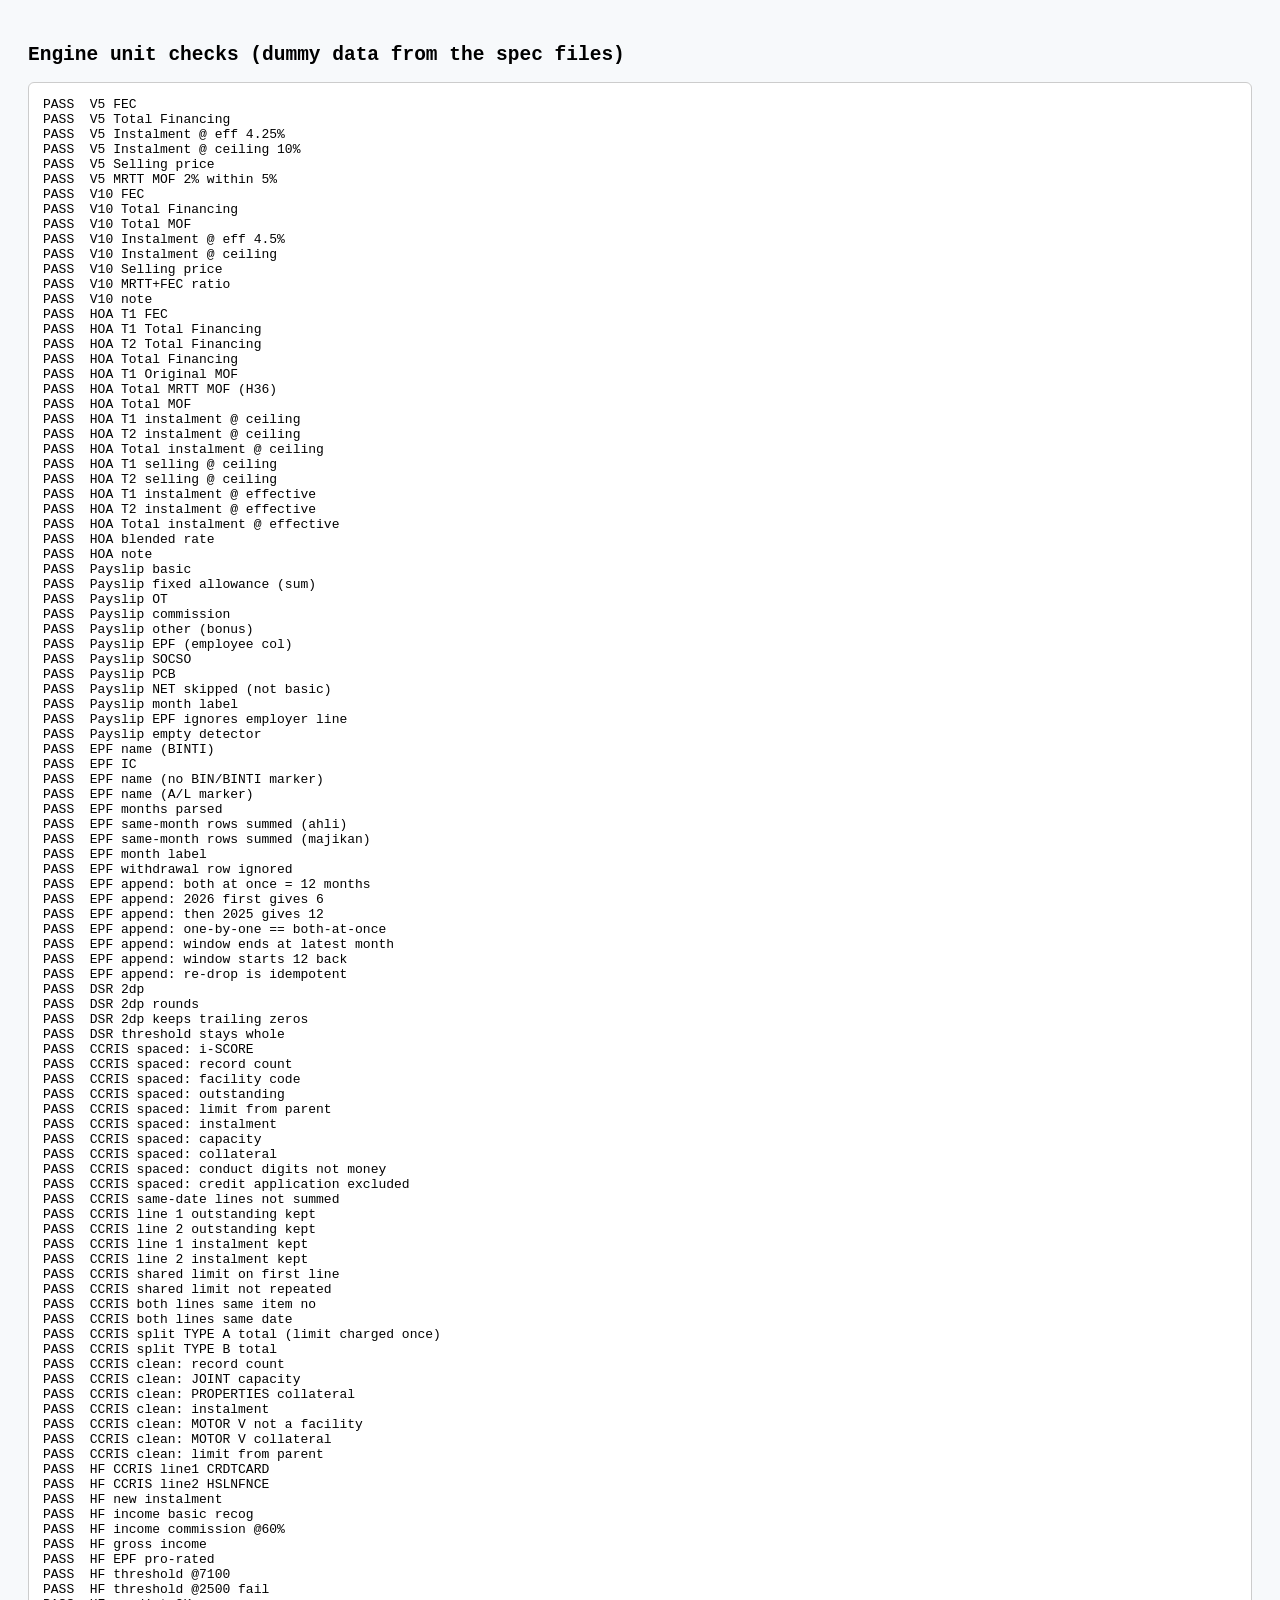
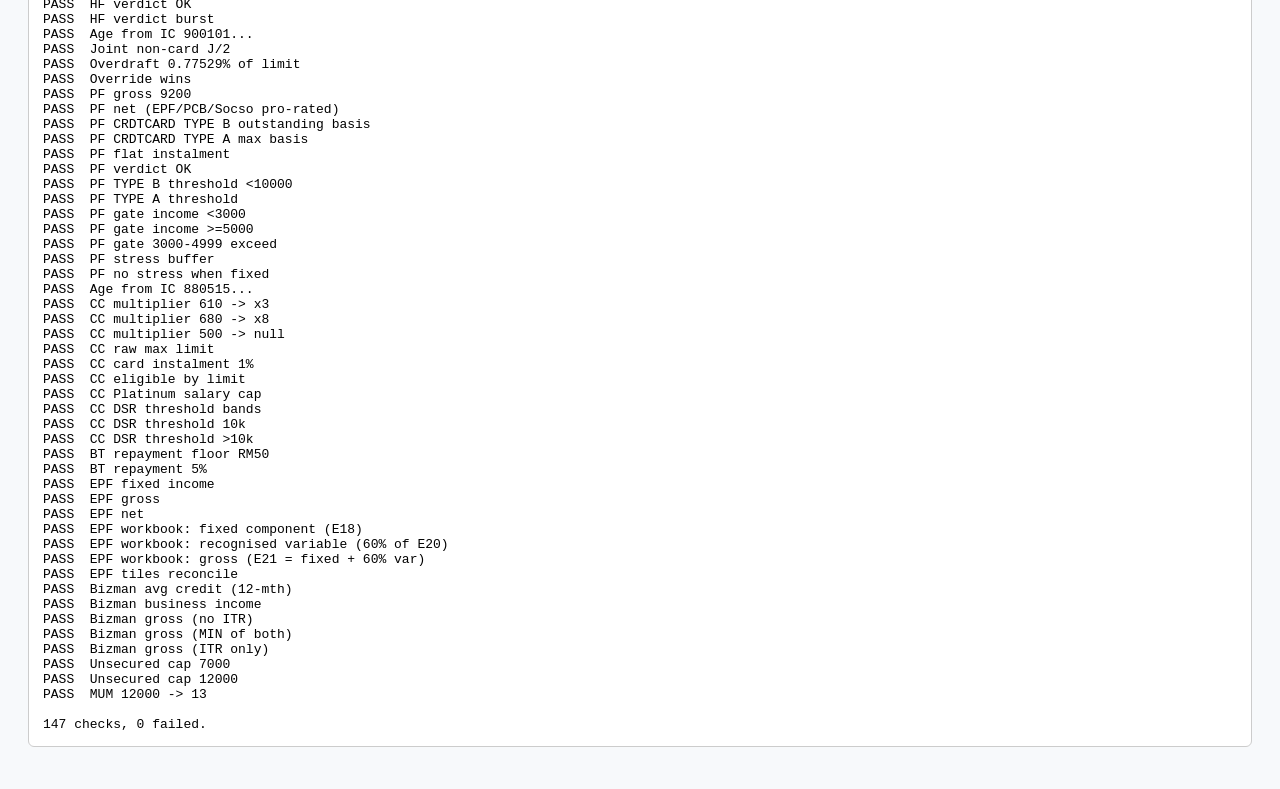
<file: tests/tests.html>
<!DOCTYPE html>
<html lang="en">
<head>
<meta charset="UTF-8">
<title>Engine unit checks - ARBM Calculator</title>
<style>body{font-family:Consolas,monospace;font-size:13px;padding:20px;background:#f7f9fb}
pre{background:#fff;border:1px solid #ccc;padding:14px;border-radius:6px;white-space:pre-wrap}</style>
</head>
<body>
<h2>Engine unit checks (dummy data from the spec files)</h2>
<pre id="test-output">running...</pre>
<script>window.__DSR_TEST_DEFAULTS = true;   /* parity runs on the Excel defaults, never admin overrides */</script>
<script src="../web/js/engine/config.js"></script>
<script src="../web/js/engine/pmt.js"></script>
<script src="../web/js/engine/age.js"></script>
<script src="../web/js/engine/facilityRates.js"></script>
<script src="../web/js/engine/ccrisLine.js"></script>
<script src="../web/js/engine/income.js"></script>
<script src="../web/js/engine/creditLimit.js"></script>
<script src="../web/js/engine/dsrThresholds.js"></script>
<script src="../web/js/engine/hfPricing.js"></script>
<script src="../web/js/engine/pdfExtractor.js"></script>
<script src="../web/data/ndiPricing.js"></script>
<script src="run-tests.js"></script>
</body>
</html>
</file>
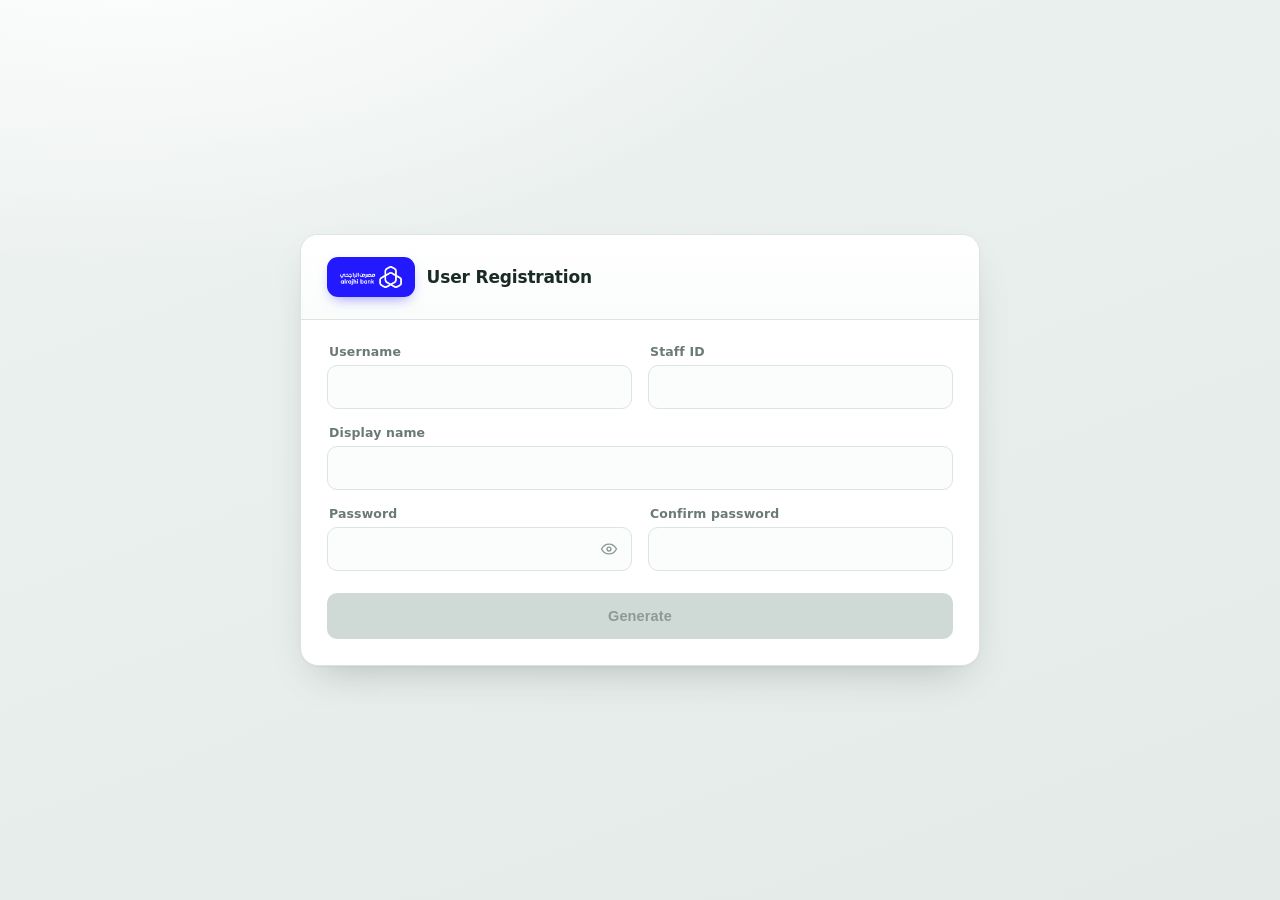
<file: calculator/tools/hash-generator.html>
<!DOCTYPE html>
<html lang="en">
<head>
<meta charset="UTF-8">
<meta name="viewport" content="width=device-width, initial-scale=1.0">
<title>User Registration</title>
<style>
  :root {
    --bg-1: #eef3f1;
    --bg-2: #e3eae8;
    --card: #ffffff;
    --ink: #1a2b27;
    --muted: #6b7a76;
    --line: #dbe4e1;
    --brand: #2219fe;
    --brand-2: #2219fe;
    --brand-ink: #ffffff;
    --danger: #c0392b;
    --code-bg: #0e1726;
    --code-ink: #dbe7f3;
  }
  * { box-sizing: border-box; }
  html, body { height: 100%; }
  body {
    margin: 0;
    font-family: system-ui, -apple-system, "Segoe UI", Roboto, Arial, sans-serif;
    color: var(--ink);
    background:
      radial-gradient(1200px 600px at 10% -10%, #ffffff 0%, transparent 60%),
      linear-gradient(160deg, var(--bg-1), var(--bg-2));
    display: flex;
    align-items: center;
    justify-content: center;
    padding: 40px 16px;
  }

  .card {
    width: 100%;
    max-width: 680px;
    background: var(--card);
    border: 1px solid var(--line);
    border-radius: 18px;
    box-shadow:
      0 1px 2px rgba(16, 40, 34, 0.04),
      0 18px 40px -18px rgba(16, 40, 34, 0.28);
    overflow: hidden;
  }

  .card-head {
    display: flex;
    align-items: center;
    gap: 12px;
    padding: 22px 26px;
    border-bottom: 1px solid var(--line);
    background: linear-gradient(180deg, #ffffff, #fafcfb);
  }
  .badge {
    height: 40px;
    padding: 0 13px;
    border-radius: 11px;
    background: linear-gradient(160deg, var(--brand-2), var(--brand));
    display: grid;
    place-items: center;
    box-shadow: 0 6px 14px -6px rgba(34, 25, 254, 0.55);
    flex: none;
  }
  .badge img {
    display: block;
    height: 22px;
    width: auto;
  }
  .card-head h1 {
    font-size: 17px;
    font-weight: 700;
    letter-spacing: -0.01em;
    margin: 0;
  }

  form { padding: 24px 26px 26px; }

  .grid {
    display: grid;
    grid-template-columns: 1fr 1fr;
    gap: 16px;
  }
  .col-span-2 { grid-column: span 2; }
  @media (max-width: 560px) {
    .grid { grid-template-columns: 1fr; }
    .col-span-2 { grid-column: span 1; }
    form { padding: 20px; }
    .card-head { padding: 18px 20px; }
  }

  label {
    display: block;
    font-size: 12.5px;
    font-weight: 600;
    color: var(--muted);
    margin: 0 0 6px 2px;
    letter-spacing: 0.01em;
  }

  .field { position: relative; }
  input {
    width: 100%;
    height: 44px;
    padding: 0 13px;
    border: 1px solid var(--line);
    border-radius: 10px;
    background: #fbfdfc;
    color: var(--ink);
    font-size: 14px;
    font-family: inherit;
    transition: border-color 0.15s, box-shadow 0.15s, background 0.15s;
  }
  input::placeholder { color: #a7b4b0; }
  input:hover { border-color: #c9d5d1; }
  input:focus {
    outline: none;
    background: #ffffff;
    border-color: var(--brand);
    box-shadow: 0 0 0 3px rgba(34, 25, 254, 0.16);
  }
  input.invalid {
    border-color: var(--danger);
    box-shadow: 0 0 0 3px rgba(192, 57, 43, 0.12);
  }
  input.has-eye { padding-right: 44px; }

  .eye {
    position: absolute;
    top: 50%;
    right: 6px;
    transform: translateY(-50%);
    width: 34px;
    height: 34px;
    border: none;
    background: transparent;
    color: #8a9995;
    border-radius: 8px;
    display: grid;
    place-items: center;
    cursor: pointer;
  }
  .eye:hover { background: #eef0ff; color: var(--brand); }

  .actions { margin-top: 22px; }
  button.primary {
    width: 100%;
    height: 46px;
    border: none;
    border-radius: 10px;
    background: linear-gradient(180deg, var(--brand-2), var(--brand));
    color: var(--brand-ink);
    font-size: 14.5px;
    font-weight: 600;
    letter-spacing: 0.01em;
    cursor: pointer;
    transition: transform 0.06s, box-shadow 0.15s, filter 0.15s;
    box-shadow: 0 10px 20px -12px rgba(34, 25, 254, 0.9);
  }
  button.primary:hover:not(:disabled) { filter: brightness(1.04); }
  button.primary:active:not(:disabled) { transform: translateY(1px); }
  button.primary:disabled {
    background: #cfdad6;
    color: #8b9a95;
    box-shadow: none;
    cursor: not-allowed;
  }

  .output {
    margin-top: 22px;
    position: relative;
  }
  .output[hidden] { display: none; }
  .output pre {
    margin: 0;
    padding: 16px 54px 16px 16px;
    background: var(--code-bg);
    color: var(--code-ink);
    border-radius: 12px;
    font-size: 12.5px;
    line-height: 1.6;
    font-family: ui-monospace, "SF Mono", "Cascadia Code", Consolas, monospace;
    overflow-x: auto;
    white-space: pre-wrap;
    word-break: break-all;
    box-shadow: inset 0 0 0 1px rgba(255, 255, 255, 0.04);
  }
  .copy {
    position: absolute;
    top: 10px;
    right: 10px;
    width: 34px;
    height: 34px;
    border: none;
    border-radius: 8px;
    background: rgba(255, 255, 255, 0.08);
    color: #cfe0ee;
    display: grid;
    place-items: center;
    cursor: pointer;
    transition: background 0.15s, color 0.15s;
  }
  .copy:hover { background: rgba(255, 255, 255, 0.16); }
  .copy .icon-check { display: none; color: #6ee7b7; }
  .copy.copied { background: rgba(110, 231, 183, 0.14); }
  .copy.copied .icon-copy { display: none; }
  .copy.copied .icon-check { display: block; }
</style>
</head>
<body>
  <main class="card">
    <div class="card-head">
      <span class="badge" aria-hidden="true">
        <img src="../public/white_logo_alrajhi.png" alt="">
      </span>
      <h1>User Registration</h1>
    </div>

    <form id="register-form" autocomplete="off">
      <div class="grid">
        <div>
          <label for="username">Username</label>
          <input id="username" type="text" autocomplete="off" spellcheck="false">
        </div>
        <div>
          <label for="staffId">Staff ID</label>
          <input id="staffId" type="text" autocomplete="off" spellcheck="false">
        </div>

        <div class="col-span-2">
          <label for="name">Display name</label>
          <input id="name" type="text" autocomplete="off">
        </div>

        <div>
          <label for="password">Password</label>
          <div class="field">
            <input id="password" type="password" class="has-eye" autocomplete="new-password">
            <button class="eye" type="button" data-target="password" aria-label="Show password">
              <svg width="18" height="18" viewBox="0 0 24 24" fill="none" stroke="currentColor" stroke-width="1.8" stroke-linecap="round" stroke-linejoin="round">
                <path d="M2 12s3.5-6.5 10-6.5S22 12 22 12s-3.5 6.5-10 6.5S2 12 2 12Z"/>
                <circle cx="12" cy="12" r="2.6"/>
              </svg>
            </button>
          </div>
        </div>
        <div>
          <label for="confirm">Confirm password</label>
          <input id="confirm" type="password" autocomplete="new-password">
        </div>
      </div>

      <div class="actions">
        <button class="primary" id="generate" type="submit" disabled>Generate</button>
      </div>

      <div class="output" id="output" hidden>
        <pre id="output-text"></pre>
        <button class="copy" id="copy" type="button" aria-label="Copy">
          <svg class="icon-copy" width="17" height="17" viewBox="0 0 24 24" fill="none" stroke="currentColor" stroke-width="1.8" stroke-linecap="round" stroke-linejoin="round">
            <rect x="9" y="9" width="11" height="11" rx="2"/>
            <path d="M5 15V6a2 2 0 0 1 2-2h9"/>
          </svg>
          <svg class="icon-check" width="18" height="18" viewBox="0 0 24 24" fill="none" stroke="currentColor" stroke-width="2.2" stroke-linecap="round" stroke-linejoin="round">
            <path d="M20 6 9 17l-5-5"/>
          </svg>
        </button>
      </div>
    </form>
  </main>

<script src="../js/core/passwordHash.js"></script>
<script>
(function () {
  'use strict';

  var hasher = window.DSRPasswordHash;
  var form = document.getElementById('register-form');
  var username = document.getElementById('username');
  var staffId = document.getElementById('staffId');
  var name = document.getElementById('name');
  var password = document.getElementById('password');
  var confirm = document.getElementById('confirm');
  var generate = document.getElementById('generate');
  var output = document.getElementById('output');
  var outputText = document.getElementById('output-text');
  var copy = document.getElementById('copy');

  function isValid() {
    return username.value.trim() !== '' &&
      password.value !== '' &&
      password.value === confirm.value;
  }

  function refresh() {
    generate.disabled = !isValid();
    confirm.classList.toggle('invalid', confirm.value !== '' && password.value !== confirm.value);
  }

  [username, password, confirm].forEach(function (el) {
    el.addEventListener('input', refresh);
  });

  /* password visibility toggle */
  var eyes = document.querySelectorAll('.eye');
  for (var i = 0; i < eyes.length; i++) {
    eyes[i].addEventListener('click', function () {
      var target = document.getElementById(this.getAttribute('data-target'));
      var show = target.type === 'password';
      target.type = show ? 'text' : 'password';
    });
  }

  function escapeSingle(value) {
    return String(value).replace(/\\/g, '\\\\').replace(/'/g, "\\'");
  }

  form.addEventListener('submit', function (event) {
    event.preventDefault();
    if (!isValid()) {
      return;
    }

    var salt = hasher.randomSalt(16);
    var hash = hasher.hash(password.value, salt, hasher.DEFAULT_ITERATIONS);

    outputText.textContent =
      '  {\n' +
      "    username: '" + escapeSingle(username.value.trim()) + "',\n" +
      "    salt: '" + salt + "',\n" +
      '    iterations: ' + hasher.DEFAULT_ITERATIONS + ',\n' +
      "    hash: '" + hash + "',\n" +
      "    name: '" + escapeSingle(name.value.trim()) + "',\n" +
      "    staffId: '" + escapeSingle(staffId.value.trim()) + "'\n" +
      '  },';

    output.hidden = false;
    copy.classList.remove('copied');
  });

  copy.addEventListener('click', function () {
    var text = outputText.textContent;
    if (!text) {
      return;
    }
    function mark() {
      copy.classList.add('copied');
      setTimeout(function () { copy.classList.remove('copied'); }, 1400);
    }
    if (navigator.clipboard && navigator.clipboard.writeText) {
      navigator.clipboard.writeText(text).then(mark, function () {});
    } else {
      var range = document.createRange();
      range.selectNodeContents(outputText);
      var sel = window.getSelection();
      sel.removeAllRanges();
      sel.addRange(range);
      mark();
    }
  });

  refresh();
})();
</script>
</body>
</html>
</file>
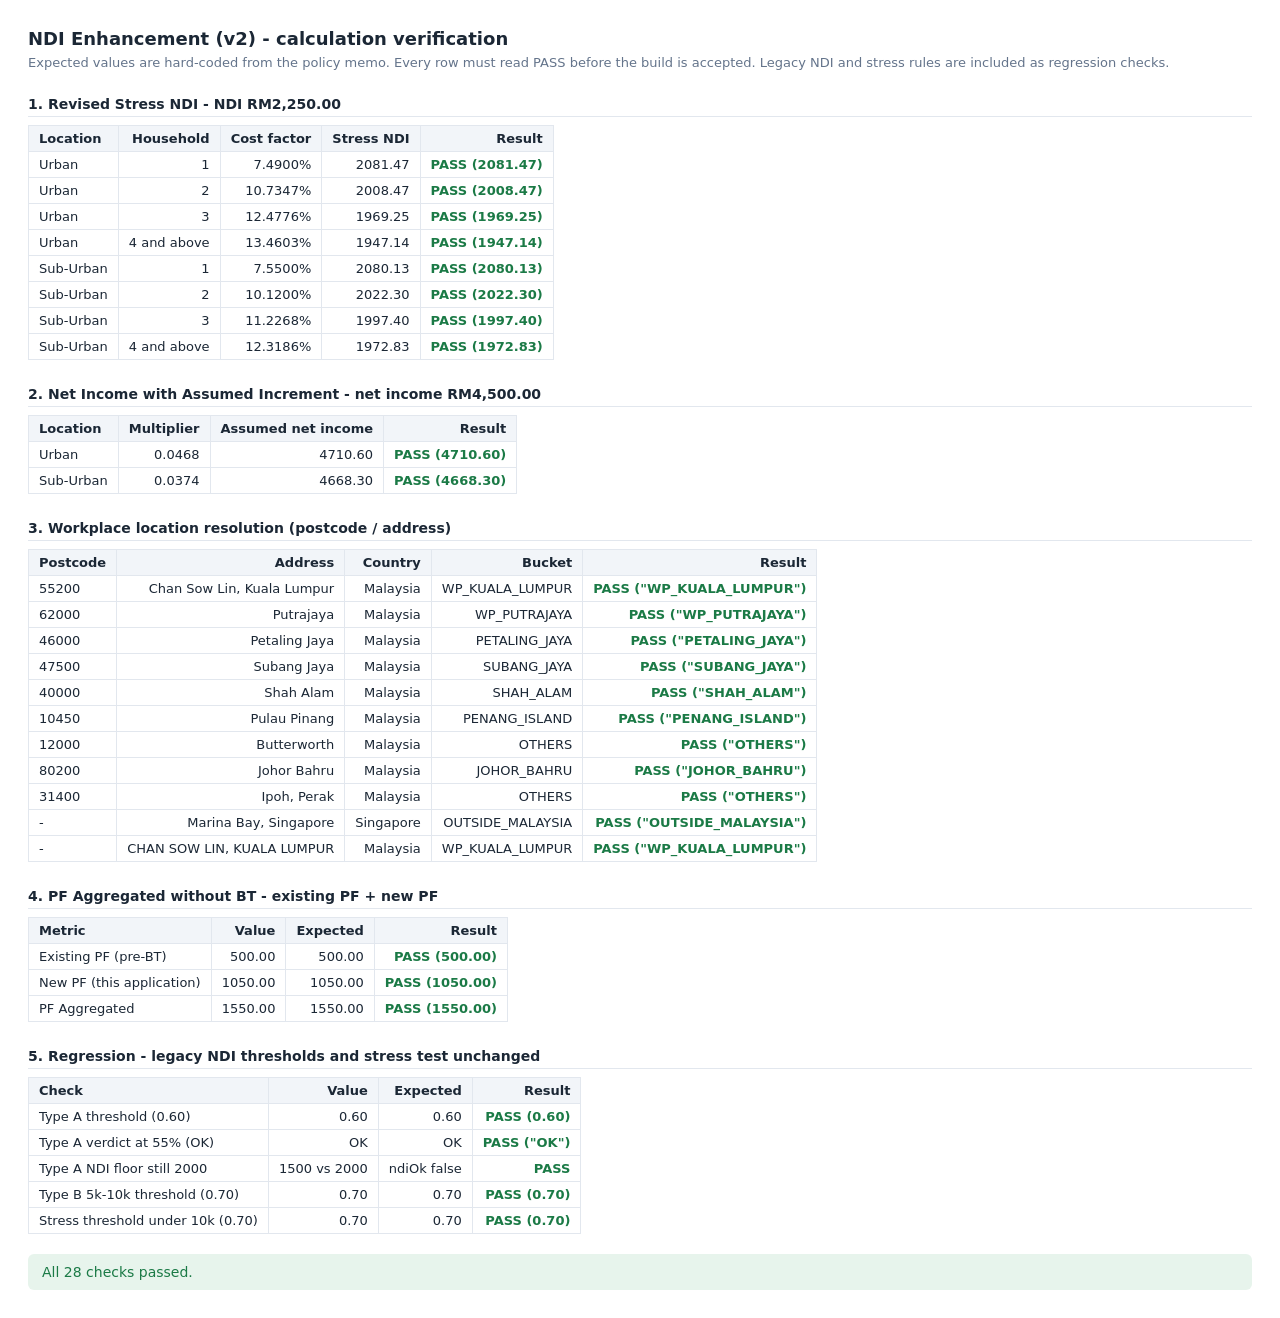
<file: calculator/tools/verify-ndi.html>
<!DOCTYPE html>
<html lang="en">
<head>
<meta charset="UTF-8">
<meta name="viewport" content="width=device-width, initial-scale=1.0">
<title>NDI Enhancement (v2) - verification</title>
<style>
  body { font-family: "Segoe UI", system-ui, Arial, sans-serif; margin: 28px; color: #1B2735; }
  h1 { font-size: 18px; margin: 0 0 6px; }
  h2 { font-size: 14px; margin: 26px 0 6px; border-bottom: 1px solid #E2E7EE; padding-bottom: 4px; }
  p { font-size: 13px; color: #64748B; margin: 0 0 8px; }
  table { border-collapse: collapse; margin: 8px 0 4px; font-size: 13px; }
  th, td { border: 1px solid #E2E7EE; padding: 5px 10px; text-align: right; white-space: nowrap; }
  th { background: #F2F5F9; font-weight: 600; text-align: right; }
  td:first-child, th:first-child { text-align: left; }
  .pass { color: #1B7A46; font-weight: 600; }
  .fail { color: #B3261E; font-weight: 600; }
  .summary { margin-top: 20px; padding: 10px 14px; border-radius: 6px; font-size: 14px; }
  .summary.ok { background: #E7F4EC; color: #1B7A46; }
  .summary.bad { background: #FBEAE8; color: #B3261E; }
</style>
</head>
<body>

<h1>NDI Enhancement (v2) - calculation verification</h1>
<p>Expected values are hard-coded from the policy memo. Every row must read PASS before the build is accepted.
   Legacy NDI and stress rules are included as regression checks.</p>

<div id="out"></div>

<script src="../js/engine/config.js"></script>
<script src="../data/geo/myPostcodes.js"></script>
<script src="../js/engine/geoLookup.js"></script>
<script src="../js/engine/facilityRates.js"></script>
<script src="../js/engine/ccrisLine.js"></script>
<script src="../js/engine/dsrThresholds.js"></script>
<script src="../js/engine/ndiV2.js"></script>
<script src="../js/engine/pfAggregate.js"></script>

<script>
(function () {
  'use strict';

  var out = document.getElementById('out');
  var pass = 0;
  var fail = 0;

  function money(n) { return Number(n).toFixed(2); }
  function close(actual, expected) { return Math.abs(Number(actual) - Number(expected)) <= 0.005; }

  function h2(text) { out.insertAdjacentHTML('beforeend', '<h2>' + text + '</h2>'); }

  function render(headers, rows) {
    var html = '<table><thead><tr>' + headers.map(function (h) {
      return '<th>' + h + '</th>';
    }).join('') + '</tr></thead><tbody>';
    rows.forEach(function (row) {
      html += '<tr>' + row.map(function (cell) { return '<td>' + cell + '</td>'; }).join('') + '</tr>';
    });
    out.insertAdjacentHTML('beforeend', html + '</tbody></table>');
  }

  function check(actual, expected) {
    var ok = close(actual, expected);
    if (ok) pass++; else fail++;
    return '<span class="' + (ok ? 'pass' : 'fail') + '">' + (ok ? 'PASS' : 'FAIL') +
      ' (' + money(actual) + ')' + '</span>';
  }

  function checkText(actual, expected) {
    var ok = String(actual) === String(expected);
    if (ok) pass++; else fail++;
    return '<span class="' + (ok ? 'pass' : 'fail') + '">' + (ok ? 'PASS' : 'FAIL') +
      ' ("' + actual + '")' + '</span>';
  }

  /* ---------------- 1. Stress NDI cost factors ---------------- */
  h2('1. Revised Stress NDI - NDI RM2,250.00');
  var cases = [
    ['Urban', 'urban', '1', 2081.475],
    ['Urban', 'urban', '2', 2008.470],
    ['Urban', 'urban', '3', 1969.254],
    ['Urban', 'urban', '4', 1947.144],
    ['Sub-Urban', 'suburban', '1', 2080.125],
    ['Sub-Urban', 'suburban', '2', 2022.300],
    ['Sub-Urban', 'suburban', '3', 1997.396],
    ['Sub-Urban', 'suburban', '4', 1972.832]
  ];
  render(['Location', 'Household', 'Cost factor', 'Stress NDI', 'Result'], cases.map(function (c) {
    var r = Engine.ndiV2.compute({ netIncome: 5000, ndi: 2250, location: c[1], household: c[2] });
    return [c[0], c[2] === '4' ? '4 and above' : c[2], (r.costPct).toFixed(4) + '%',
      money(r.stressNdiV2), check(r.stressNdiV2, c[3])];
  }));

  /* ---------------- 2. Assumed increment ---------------- */
  h2('2. Net Income with Assumed Increment - net income RM4,500.00');
  var incCases = [
    ['Urban', 'urban', 4710.60],
    ['Sub-Urban', 'suburban', 4668.30]
  ];
  render(['Location', 'Multiplier', 'Assumed net income', 'Result'], incCases.map(function (c) {
    var r = Engine.ndiV2.compute({ netIncome: 4500, ndi: 2000, location: c[1], household: '1' });
    return [c[0], r.incrementFactor.toFixed(4), money(r.assumedNetIncome), check(r.assumedNetIncome, c[2])];
  }));

  /* ---------------- 3. Bucket resolution ---------------- */
  h2('3. Workplace location resolution (postcode / address)');
  var geoCases = [
    ['55200', 'Chan Sow Lin, Kuala Lumpur', 'Malaysia', 'WP_KUALA_LUMPUR'],
    ['62000', 'Putrajaya', 'Malaysia', 'WP_PUTRAJAYA'],
    ['46000', 'Petaling Jaya', 'Malaysia', 'PETALING_JAYA'],
    ['47500', 'Subang Jaya', 'Malaysia', 'SUBANG_JAYA'],
    ['40000', 'Shah Alam', 'Malaysia', 'SHAH_ALAM'],
    ['10450', 'Pulau Pinang', 'Malaysia', 'PENANG_ISLAND'],
    ['12000', 'Butterworth', 'Malaysia', 'OTHERS'],
    ['80200', 'Johor Bahru', 'Malaysia', 'JOHOR_BAHRU'],
    ['31400', 'Ipoh, Perak', 'Malaysia', 'OTHERS'],
    ['', 'Marina Bay, Singapore', 'Singapore', 'OUTSIDE_MALAYSIA'],
    ['', 'CHAN SOW LIN, KUALA LUMPUR', 'Malaysia', 'WP_KUALA_LUMPUR']
  ];
  render(['Postcode', 'Address', 'Country', 'Bucket', 'Result'], geoCases.map(function (c) {
    var r = Engine.geo.resolveWorkplace({ postcode: c[0], address: c[1], country: c[2] });
    return [c[0] || '-', c[1], c[2], r.bucket, checkText(r.bucket, c[3])];
  }));

  /* ---------------- 4. PF aggregate without BT ---------------- */
  h2('4. PF Aggregated without BT - existing PF + new PF');
  var rows = [
    { facility: 'PELNFNCE', date: '01/01/2025', capacity: 'OWN', outstanding: 10000, limit: 0,
      commitmentPerCCRIS: 300, override: '' },
    { facility: 'CRDTCARD', date: '01/01/2025', capacity: 'OWN', outstanding: 5000, limit: 5000,
      commitmentPerCCRIS: 0, override: '50' },
    { facility: 'PELNFNSA', date: '02/02/2025', capacity: 'OWN', outstanding: 8000, limit: 0,
      commitmentPerCCRIS: 200, override: '150' }
  ];
  var btList = [
    { type: 'SETTLE', outstanding: 8000, repayment: '150', link: {
      i: 2, facility: 'PELNFNSA', date: '02/02/2025', prevOverride: '', mirrored: '150'
    } }
  ];
  var agg = Engine.pfAggregate.compute({
    rows: rows, btList: btList, cardType: 'TYPE A', newInstalment: 1050
  });
  render(['Metric', 'Value', 'Expected', 'Result'], [
    ['Existing PF (pre-BT)', money(agg.existingPF), '500.00', check(agg.existingPF, 500)],
    ['New PF (this application)', money(agg.newPF), '1050.00', check(agg.newPF, 1050)],
    ['PF Aggregated', money(agg.totalPF), '1550.00', check(agg.totalPF, 1550)]
  ]);

  /* ---------------- 5. Legacy rules unchanged ---------------- */
  h2('5. Regression - legacy NDI thresholds and stress test unchanged');
  var pfA = Engine.pfVerdict(4000, 'TYPE A', 0.55, 1500);
  var pfB = Engine.pfVerdict(8000, 'TYPE B', 0.72, 1600);
  var stress = Engine.pfStressVerdict(8000, 0.68);
  render(['Check', 'Value', 'Expected', 'Result'], [
    ['Type A threshold (0.60)', pfA.threshold.toFixed(2), '0.60', check(pfA.threshold, 0.60)],
    ['Type A verdict at 55% (OK)', pfA.verdict, 'OK', checkText(pfA.verdict, 'OK')],
    ['Type A NDI floor still 2000', '1500 vs 2000', 'ndiOk false',
      '<span class="' + (pfA.ndiOk === false ? 'pass' : 'fail') + '">' +
      (pfA.ndiOk === false ? 'PASS' : 'FAIL') + '</span>'],
    ['Type B 5k-10k threshold (0.70)', pfB.threshold.toFixed(2), '0.70', check(pfB.threshold, 0.70)],
    ['Stress threshold under 10k (0.70)', stress.threshold.toFixed(2), '0.70', check(stress.threshold, 0.70)]
  ]);

  var box = document.createElement('div');
  box.className = 'summary ' + (fail ? 'bad' : 'ok');
  box.textContent = fail
    ? (fail + ' check(s) FAILED, ' + pass + ' passed.')
    : ('All ' + pass + ' checks passed.');
  out.appendChild(box);
})();
</script>
</body>
</html>
</file>
<file: css/styles.css>
/* ============================================================
   ARBM Unified Financing Calculator - stylesheet
   Look: calm banking ledger. Deep ARB navy ink, quiet paper
   background, hairline borders; a single brand-gold accent
   (the Al Rajhi palm) reserved for step tags + active nav.
   Cell convention (identical across PF / HF / CC):
   pale gold = editable, ice blue = calculated/read-only,
   apricot = override applied.
   ============================================================ */
:root {
  --primary: #0F4C81;          /* ARB navy */
  --dark: #16324F;             /* header ink */
  --ink: #1B2735;
  --accent: #9E2B25;           /* deep red - fail / NLCI marker */
  --gold: #C89B3C;             /* brand gold - the one accent */
  --gold-soft: #F5ECD7;
  --bg: #F6F7F9;
  --panel: #FFFFFF;
  --border: #E2E7EE;
  --border-strong: #C9D3DE;
  --text: #1B2735;
  --muted: #64748B;
  --editable: #FDF8E3;
  --editable-border: #DECf96;
  --readonly: #EEF4FA;
  --readonly-border: #C9DCEE;
  --override: #FCEAD3;
  --override-border: #DFA85E;
  --ok: #1B7A46;
  --ok-soft: #E7F4EC;
  --fail: #B3261E;
  --fail-soft: #FBEAE8;
  --warn: #96690F;
  --warn-soft: #FBF3DD;
  --sidebar-w: 236px;
  --radius: 8px;
}

* { box-sizing: border-box; }
html, body { margin: 0; padding: 0; }
body {
  font-family: "Segoe UI Variable Text", "Segoe UI", system-ui, Arial, sans-serif;
  font-size: 14px;
  color: var(--text);
  background: var(--bg);
  -webkit-font-smoothing: antialiased;
}

:focus-visible { outline: 2px solid var(--primary); outline-offset: 1px; }

/* ---------------- layout ---------------- */
.layout { display: flex; min-height: 100vh; }
.sidebar {
  width: var(--sidebar-w);
  background: linear-gradient(180deg, #12283F 0%, #16324F 100%);
  color: #fff;
  flex-shrink: 0;
  display: flex;
  flex-direction: column;
  position: sticky;
  top: 0;
  height: 100vh;
  overflow-y: auto;
}
.sidebar .brand {
  padding: 18px 16px 16px;
  border-bottom: 1px solid rgba(255,255,255,.12);
  display: flex; align-items: center; gap: 10px;
}
.sidebar .brand svg { flex-shrink: 0; }
.sidebar .brand .t1 { font-weight: 700; font-size: 14px; line-height: 1.2; }
.sidebar .brand .t2 {
  font-size: 11px; letter-spacing: .04em;
  color: rgba(255,255,255,.72);
}
.sidebar .group-label {
  padding: 18px 16px 6px;
  font-size: 10px; letter-spacing: .14em; text-transform: uppercase;
  color: var(--gold);
  opacity: .95;
}
.nav-item {
  display: flex; align-items: center; gap: 10px;
  width: 100%;
  padding: 9px 16px;
  background: none; border: none; color: rgba(255,255,255,.85);
  font: inherit; font-size: 13px;
  text-align: left; cursor: pointer;
  border-left: 3px solid transparent;
  transition: background .12s, color .12s;
}
.nav-item:hover { background: rgba(255,255,255,.07); color: #fff; }
.nav-item.active {
  background: rgba(255,255,255,.1);
  border-left-color: var(--gold);
  color: #fff;
  font-weight: 600;
}
.nav-item svg { flex-shrink: 0; opacity: .85; }
.sidebar .foot {
  margin-top: auto;
  padding: 14px 16px;
  border-top: 1px solid rgba(255,255,255,.12);
  display: flex; flex-direction: column; gap: 8px;
}
.sidebar .foot button {
  width: 100%;
  padding: 8px 10px;
  border: 1px solid rgba(255,255,255,.28);
  background: transparent; color: rgba(255,255,255,.9);
  border-radius: 6px; cursor: pointer; font-size: 12px;
  display: flex; align-items: center; gap: 8px;
  transition: background .12s;
}
.sidebar .foot button:hover { background: rgba(255,255,255,.1); color: #fff; }

/* ---------------- collapsed (icon-only) sidebar ---------------- */
.layout.sidebar-collapsed .sidebar { width: 60px; }
.layout.sidebar-collapsed .nav-txt,
.layout.sidebar-collapsed .group-label,
.layout.sidebar-collapsed .brand .t2 { display: none; }
.layout.sidebar-collapsed .brand { padding: 16px 6px; align-items: center !important; }
.layout.sidebar-collapsed .brand-logo { padding: 4px; }
/* expanded: full wordmark logo; collapsed: favicon mark only */
.brand-logo .logo-mark { display: none; }
.layout.sidebar-collapsed .brand-logo .logo-full { display: none; }
.layout.sidebar-collapsed .brand-logo .logo-mark { display: block; height: 26px; width: auto; }
.layout.sidebar-collapsed .nav-item,
.layout.sidebar-collapsed .foot button {
  justify-content: center; gap: 0; padding-left: 0; padding-right: 0;
}
.layout.sidebar-collapsed .foot { padding: 12px 8px; }
.layout.sidebar-collapsed #btn-collapse svg { transform: rotate(180deg); }

.main { flex: 1; padding: 22px 30px 70px; min-width: 0; max-width: 1480px; }
.topbar {
  display: flex; align-items: baseline; justify-content: space-between;
  margin-bottom: 18px; gap: 12px; flex-wrap: wrap;
}
.topbar h1 {
  font-size: 21px; margin: 0; color: var(--dark);
  font-weight: 650; letter-spacing: -0.01em;
}
.topbar .date { color: var(--muted); font-size: 12px; }
.hamburger {
  display: none;
  background: var(--dark); color: #fff; border: none; border-radius: 6px;
  padding: 8px 10px; cursor: pointer;
}

/* ---------------- cards / sections ---------------- */
.card {
  background: var(--panel);
  border: 1px solid var(--border);
  border-radius: var(--radius);
  margin-bottom: 18px;
  overflow: hidden;
  box-shadow: 0 1px 2px rgba(22, 50, 79, .05);
}
.card .card {                    /* nested cards (joint applicant sub steps) */
  box-shadow: none;
  border-color: var(--border-strong);
}
.card > .card-head {
  background: #fff;
  color: var(--dark);
  padding: 11px 14px;
  font-weight: 650; font-size: 13.5px;
  display: flex; align-items: center; justify-content: space-between;
  cursor: pointer;
  user-select: none;
  border-bottom: 1px solid var(--border);
  box-shadow: inset 3px 0 0 var(--gold);
}
.card > .card-head .chev {
  transition: transform .15s;
  color: var(--muted); font-size: 12px;
}
.card.collapsed > .card-head { border-bottom: none; }
.card.collapsed > .card-head .chev { transform: rotate(-90deg); }
.card > .card-body { padding: 16px 14px; }
.card.collapsed > .card-body { display: none; }
.card-head .step-tag {
  background: var(--gold-soft);
  color: #7A5A17;
  font-size: 10px; font-weight: 700;
  padding: 3px 9px; border-radius: 999px;
  margin-right: 9px; letter-spacing: .08em;
}

.subhead {
  font-size: 11.5px; font-weight: 700; color: var(--primary);
  text-transform: uppercase; letter-spacing: .08em;
  margin: 18px 0 8px;
  border-bottom: 1px solid var(--border);
  padding-bottom: 5px;
}
.subhead:first-child { margin-top: 0; }

/* ---------------- forms ---------------- */
.grid { display: grid; gap: 12px 16px; }
.grid.c2 { grid-template-columns: repeat(2, minmax(0,1fr)); }
.grid.c3 { grid-template-columns: repeat(3, minmax(0,1fr)); }
.grid.c4 { grid-template-columns: repeat(4, minmax(0,1fr)); }
.field label {
  display: block; font-size: 11px; color: var(--muted);
  margin-bottom: 4px; font-weight: 600; letter-spacing: .01em;
}
/* compact field for small values like the EPF contribution rate (%) */
.field.narrow { max-width: 130px; }
input, select, textarea {
  font: inherit; color: var(--text);
  border: 1px solid var(--border-strong);
  border-radius: 6px;
  padding: 6px 9px;
  width: 100%;
  background: #fff;
  transition: border-color .12s, box-shadow .12s;
}
input:focus, select:focus, textarea:focus {
  border-color: var(--primary);
  box-shadow: 0 0 0 2px rgba(15, 76, 129, .12);
  outline: none;
}
input[type="number"] { text-align: right; font-variant-numeric: tabular-nums; }
input.editable, select.editable, td.editable input, td.editable select {
  background: var(--editable);
  border-color: var(--editable-border);
}
input.override-active, td.override input.has-value {
  background: var(--override) !important;
  border-color: var(--override-border) !important;
}
.readonly-val {
  display: block;
  background: var(--readonly);
  border: 1px solid var(--readonly-border);
  border-radius: 6px;
  padding: 6px 9px;
  min-height: 31px;
  font-weight: 600;
  text-align: right;
  color: var(--dark);
  font-variant-numeric: tabular-nums;
}
.readonly-val.left { text-align: left; }
/* long extracted values (name/IC) stay on one line; full text via title tooltip,
   so a long name no longer grows the Step A row and pushes the layout down */
.readonly-val.ellipsis { white-space: nowrap; overflow: hidden; text-overflow: ellipsis; }
.legend { display: flex; gap: 14px; font-size: 11px; color: var(--muted); margin-bottom: 12px; flex-wrap: wrap; }
.legend .sw { display: inline-block; width: 12px; height: 12px; border-radius: 3px; vertical-align: -2px; margin-right: 5px; border: 1px solid var(--border-strong); }

/* ---------------- tables ---------------- */
.tbl-wrap {
  overflow-x: auto;
  border: 1px solid var(--border);
  border-radius: 6px;
}
table.tbl { border-collapse: collapse; width: 100%; font-size: 12.5px; }
table.tbl th {
  background: #F1F4F8; color: var(--dark);
  padding: 8px; text-align: center; font-weight: 650;
  /* let long headers wrap onto 2+ lines (keeps columns narrow) and centre them */
  white-space: normal; vertical-align: middle;
  font-size: 11.5px; letter-spacing: .02em;
  border-bottom: 2px solid var(--primary);
}
table.tbl td {
  border: 1px solid var(--border);
  padding: 4px 6px; background: #fff;
  font-variant-numeric: tabular-nums;
}
/* Inputs fill their cell and may shrink to 0, so the CCRIS/income tables
   fit the content width by default and only scroll (via .tbl-wrap) once the
   window is too narrow. !important overrides the per-field inline min-widths. */
table.tbl td input, table.tbl td select {
  border: none; border-radius: 3px; padding: 5px 6px;
  min-width: 0 !important; width: 100%; box-shadow: none;
}
table.tbl td input[data-fmt] { text-align: right; }
table.tbl td.editable { background: var(--editable); }
table.tbl td.editable input, table.tbl td.editable select { background: transparent; }
table.tbl td.readonly { background: var(--readonly); text-align: right; font-weight: 600; color: var(--dark); }
table.tbl td.override { background: var(--override); }
table.tbl td.override input { background: transparent; }
/* stress-test commitment actually carrying a floating-rate uplift
   (Floating Rate = YES); non-floating lines just repeat the commitment */
table.tbl td.readonly.stressed { background: var(--warn-soft); color: var(--warn); }
/* an extra facility line on the SAME account (same No + date) - no number of
   its own, and no top border, so it reads as part of the account above */
table.tbl tr.sub-line td { border-top: 0; }
table.tbl tr.sub-line td:first-child { border-right: 0; }
table.tbl tr.total-row td {
  background: #F1F4F8; color: var(--dark);
  font-weight: 700;
  border-top: 2px solid var(--primary);
}

/* CCRIS row source differentiation: original vs NLCI vs manually added */
table.tbl tr.sec-row td {
  background: #FAFBFC; color: var(--muted);
  font-weight: 700; font-size: 11px;
  text-transform: uppercase; letter-spacing: .07em;
  padding: 7px 8px;
}
table.tbl tr.src-CCRIS td:first-child { border-left: 4px solid var(--primary); }
table.tbl tr.src-NLCI td:first-child { border-left: 4px solid var(--accent); }
table.tbl tr.src-USER_ADDED td:first-child { border-left: 4px solid var(--gold); }
table.tbl tr.src-NLCI td:not(.editable):not(.override):not(.readonly) { background: #FCF7F6; }
table.tbl tr.src-USER_ADDED td.editable { background: var(--editable); }
table.tbl td.locked { background: #F7F9FB; color: var(--text); }
table.tbl td.num { text-align: right; }

/* HOME ONE ACCOUNT results table: Term 1 / Term 2 / Total columns */
table.hoa-tbl td.hoa-lbl { text-align: left; font-weight: 600; color: var(--dark); background: #fff; white-space: nowrap; }
table.hoa-tbl td.hoa-total { background: var(--readonly); font-weight: 600; color: var(--dark); }
table.hoa-tbl th.num { text-align: right; }
table.hoa-tbl tr.hoa-emph td { background: #F1F4F8; font-weight: 700; }
table.hoa-tbl tr.hoa-emph td.hoa-total { background: var(--readonly-border); }
table.tbl .row-del {
  background: none; border: none; color: var(--muted);
  cursor: pointer; font-weight: 700; font-size: 14px; padding: 0 5px;
  border-radius: 4px;
}
table.tbl .row-del:hover, .card-head .row-del:hover { color: var(--fail); background: var(--fail-soft); }
.card-head .row-del {
  background: none; border: none; color: var(--muted);
  cursor: pointer; font-weight: 700; font-size: 15px; padding: 0 6px;
  border-radius: 4px;
}

.btn {
  display: inline-flex; align-items: center; gap: 7px;
  background: var(--primary); color: #fff;
  border: 1px solid var(--primary); border-radius: 6px;
  padding: 8px 14px; font: inherit; font-size: 13px; font-weight: 600;
  cursor: pointer;
  transition: background .12s;
}
.btn:hover { background: #0C3E69; }
.btn.secondary { background: #fff; color: var(--primary); border-color: var(--border-strong); font-weight: 600; }
.btn.secondary:hover { background: #F1F4F8; }
.btn.small { padding: 5px 11px; font-size: 12px; }
.btn.danger { background: var(--accent); border-color: var(--accent); }

/* ---------------- upload zones ---------------- */
.dropzone {
  border: 1.5px dashed var(--border-strong);
  border-radius: var(--radius);
  background: #FAFBFC;
  padding: 18px 16px;
  text-align: center;
  color: var(--muted);
  cursor: pointer;
  transition: border-color .12s, background .12s;
}
.dropzone:hover { border-color: var(--primary); background: #F5F8FB; }
.dropzone.dragging { border-color: var(--primary); background: var(--readonly); color: var(--primary); }
.dropzone.loading { border-color: var(--warn); background: var(--warn-soft); }
.dropzone.success { border-color: var(--ok); background: var(--ok-soft); color: var(--ok); }
.dropzone.error { border-color: var(--fail); background: var(--fail-soft); color: var(--fail); }
.dropzone .dz-title { font-weight: 650; font-size: 13px; margin-bottom: 3px; color: inherit; }
.dropzone .dz-sub { font-size: 11.5px; }

/* ---------------- tabs ---------------- */
.tabs { display: flex; gap: 4px; border-bottom: 1px solid var(--border-strong); margin-bottom: 16px; flex-wrap: wrap; }
.tabs button {
  background: none; border: none; border-bottom: 2px solid transparent;
  margin-bottom: -1px;
  padding: 8px 14px 9px; font: inherit; font-size: 12.5px; cursor: pointer;
  color: var(--muted); font-weight: 600;
  transition: color .12s;
}
.tabs button:hover { color: var(--dark); }
.tabs button.active { color: var(--primary); border-bottom-color: var(--gold); }

/* ---------------- results ---------------- */
.verdict {
  display: inline-block;
  padding: 6px 18px; border-radius: 999px;
  font-weight: 700; font-size: 14px; letter-spacing: .05em;
}
.verdict.ok { background: var(--ok-soft); color: var(--ok); border: 1px solid #9FCDB2; }
.verdict.fail { background: var(--fail-soft); color: var(--fail); border: 1px solid #E4A9A4; }
.verdict.warn { background: var(--warn-soft); color: var(--warn); border: 1px solid #DFC98A; }

/* Credit card visual (product chosen in Step A, shown in the CC panel) */
.cc-card { display: flex; flex-direction: column; align-items: center; gap: 8px; margin: 0 auto 16px; }
.cc-card img { width: 220px; max-width: 60vw; height: auto; display: block; }
.cc-card-name { font-size: 12px; font-weight: 700; color: var(--dark); letter-spacing: .05em; text-transform: uppercase; }
/* one or two chosen cards side by side (BOTH = Platinum + Signature) */
.cc-cards { display: flex; gap: 22px; justify-content: center; flex-wrap: wrap; margin-bottom: 16px; }
.cc-cards .cc-card { margin: 0; }
.cc-cards.both .cc-card img { width: 190px; }
/* one application per applicant: HF+CC card list, PF+HF financing list */
.cc-list, .pf-list { display: flex; flex-direction: column; gap: 16px; }
.cc-app, .pf-app { border: 1px solid var(--border-strong); border-radius: var(--radius); padding: 14px 16px; background: #FBFCFD; }
.cc-app-head, .pf-app-head { display: flex; gap: 14px; align-items: flex-end; flex-wrap: wrap; margin-bottom: 6px; }
.cc-app-head .field, .pf-app-head .field { flex: 1; min-width: 160px; }
.cc-app-head .row-del, .pf-app-head .row-del { margin-bottom: 2px; }
.cc-app .cc-cards { margin-top: 6px; }

.tile-grid { display: grid; grid-template-columns: repeat(auto-fill, minmax(172px, 1fr)); gap: 10px; }
.tile {
  background: #FAFBFC;
  border: 1px solid var(--border);
  border-radius: 6px; padding: 10px 12px;
}
.tile .t-label { font-size: 10.5px; color: var(--muted); text-transform: uppercase; letter-spacing: .06em; }
.tile .t-value {
  font-size: 16.5px; font-weight: 700; color: var(--dark); margin-top: 4px;
  font-variant-numeric: tabular-nums;
}
.tile.accent { background: var(--readonly); border-color: var(--readonly-border); }
.tile.accent .t-value { color: var(--primary); }
.tile.good { background: var(--ok-soft); border-color: #BFDECB; }
.tile.good .t-value { color: var(--ok); }

.gauge { background: #E9EDF2; border-radius: 999px; height: 10px; position: relative; overflow: hidden; margin: 8px 0 3px; }
.gauge .fill { height: 100%; background: var(--ok); border-radius: 999px; transition: width .2s; }
.gauge .fill.over { background: var(--fail); }
/* no threshold marker: the bar shows the DSR and turns red when it bursts,
   but must never reveal where the capping threshold sits */
.gauge-cap { font-size: 11px; color: var(--muted); display: flex; justify-content: space-between; font-variant-numeric: tabular-nums; }

.notice {
  background: var(--warn-soft); border: 1px solid #E4D3A0; border-radius: 6px;
  color: var(--warn); padding: 8px 12px; font-size: 12px; margin: 8px 0;
}
.notice.info { background: var(--readonly); border-color: var(--readonly-border); color: var(--dark); }

/* ---------------- centered popup (App.modal) ---------------- */
.modal-root {
  position: fixed; inset: 0; z-index: 200; display: none;
  align-items: center; justify-content: center; padding: 20px;
}
.modal-root.open { display: flex; }
.modal-backdrop {
  position: absolute; inset: 0;
  background: rgba(16, 32, 48, .48);
  backdrop-filter: blur(2px); -webkit-backdrop-filter: blur(2px);
  opacity: 0; transition: opacity .16s ease;
}
.modal-root.open .modal-backdrop { opacity: 1; }
.modal-card {
  position: relative; width: 100%; max-width: 420px;
  background: var(--panel); border-radius: 12px;
  border-top: 4px solid var(--primary);
  box-shadow: 0 24px 60px rgba(16, 32, 48, .34), 0 2px 8px rgba(16, 32, 48, .18);
  padding: 26px 26px 20px; text-align: center;
  opacity: 0; transform: translateY(10px) scale(.97);
  transition: opacity .18s ease, transform .18s cubic-bezier(.2, .8, .3, 1.1);
}
.modal-root.open .modal-card { opacity: 1; transform: none; }
.modal-icon {
  width: 52px; height: 52px; margin: 0 auto 14px;
  border-radius: 50%; display: flex; align-items: center; justify-content: center;
  background: var(--readonly); color: var(--primary);
}
.modal-icon svg { width: 30px; height: 30px; }
.modal-title { margin: 0 0 6px; font-size: 17px; font-weight: 700; color: var(--dark); }
.modal-msg {
  margin: 0; font-size: 13.5px; line-height: 1.55; color: var(--text);
  white-space: pre-line; word-break: break-word;         /* keep \n from the caller */
  max-height: 52vh; overflow-y: auto;
}
.modal-actions {
  display: flex; justify-content: center; gap: 10px;
  margin-top: 22px; flex-wrap: wrap;
}
.modal-actions .btn { min-width: 96px; justify-content: center; }
/* per-type accent: top border + icon chip */
.modal-card.type-success { border-top-color: var(--ok); }
.modal-card.type-success .modal-icon { background: var(--ok-soft); color: var(--ok); }
.modal-card.type-warn { border-top-color: var(--gold); }
.modal-card.type-warn .modal-icon { background: var(--gold-soft); color: var(--warn); }
.modal-card.type-error { border-top-color: var(--accent); }
.modal-card.type-error .modal-icon { background: var(--fail-soft); color: var(--accent); }
@media (max-width: 520px) {
  .modal-actions .btn { flex: 1 1 auto; }
}
@media (prefers-reduced-motion: reduce) {
  .modal-backdrop, .modal-card { transition: none; }
}

.combined-banner {
  background: linear-gradient(135deg, #12283F 0%, #16324F 100%);
  color: #fff; border-radius: var(--radius);
  padding: 16px 18px; margin-bottom: 16px;
  border-left: 3px solid var(--gold);
}
.combined-banner .cb-title { font-size: 11px; text-transform: uppercase; letter-spacing: .1em; color: var(--gold); }
/* per-applicant DSR rows inside the combined banner (HF + CC/PF combos) */
.combined-banner .cb-person {
  display: flex; align-items: center; gap: 20px; flex-wrap: wrap;
  padding: 11px 0; border-top: 1px solid rgba(255,255,255,.14);
}
.combined-banner .cb-person:first-of-type { margin-top: 4px; }
.combined-banner .cb-who { min-width: 190px; flex: 1; }
.combined-banner .cb-name { font-size: 14px; font-weight: 700; }
.combined-banner .cb-build { font-size: 11px; opacity: .72; margin-top: 2px; font-variant-numeric: tabular-nums; }
.combined-banner .cb-metric { text-align: right; }
.combined-banner .cb-metric > span { display: block; font-size: 10px; opacity: .7; text-transform: uppercase; letter-spacing: .03em; }
.combined-banner .cb-metric > b { font-size: 15px; font-weight: 700; font-variant-numeric: tabular-nums; }
.combined-banner .cb-metric .cb-dsr { font-size: 17px; font-weight: 800; }
/* single-DSR summary row (standalone products + PF+CC): one arranged row of
   labelled metrics ending in the decision pill */
.combined-banner .cb-single {
  display: flex; flex-wrap: wrap; gap: 14px 26px;
  margin-top: 10px; align-items: center;
}
.combined-banner .cb-single .cb-metric { text-align: left; }
.combined-banner .cb-single .cb-metric > span { white-space: nowrap; }

/* ---------------- signature ---------------- */
.sig-grid { display: grid; grid-template-columns: repeat(auto-fit, minmax(260px, 1fr)); gap: 16px; }
.sig-box { border: 1px solid var(--border); border-radius: var(--radius); padding: 14px; background: #FAFBFC; }
.sig-box canvas { border: 1.5px dashed var(--border-strong); border-radius: 6px; background: #fff; width: 100%; height: 110px; touch-action: none; cursor: crosshair; }

/* ---------------- brand logo ---------------- */
/* Expanded: the white wordmark sits directly on the navy sidebar (no chip).
   Collapsed: the favicon mark keeps a small white chip so it stays legible. */
.brand-logo {
  display: inline-flex; align-items: center;
  background: transparent; border-radius: 6px; padding: 0;
}
.brand-logo img { height: 32px; width: auto; display: block; }
.layout.sidebar-collapsed .brand-logo {
  background: #fff; padding: 4px;
}

/* ---------------- print header (legacy, unused) ---------------- */
.print-header { display: none; }

/* ---------------- persistent on-screen footer ---------------- */
.app-foot {
  margin-top: 34px;
  padding: 16px 12px 4px;
  border-top: 1px solid var(--border);
  text-align: center;
  font-size: 11px;
  line-height: 1.6;
  color: var(--muted);
}

/* ============================================================
   Curated PDF / print report (#print-report, built by report.js)
   Hidden on screen; the ONLY thing shown when printing.
   ============================================================ */
#print-report { display: none; }

@media print {
  /* margin:0 removes the browser's own header/footer (the file:// URL, page
     title and date). Our own page padding restores the printable margin. */
  @page { size: A4 portrait; margin: 0; }
  .layout { display: none !important; }
  html, body { background: #fff; }
  #print-report {
    display: block;
    padding: 13mm 12mm;
    color: #1B2735;
    font-size: 10.5px;
    line-height: 1.4;
  }
  #print-report * { -webkit-print-color-adjust: exact; print-color-adjust: exact; }

  /* header band */
  .rep-head {
    display: flex; align-items: center; gap: 14px;
    border-bottom: 2.5px solid var(--primary);
    padding-bottom: 9px; margin-bottom: 12px;
  }
  .rep-logo { height: 40px; width: auto; }
  .rep-head-txt { flex: 1; text-align: center; }
  .rep-title { font-size: 16px; font-weight: 700; color: var(--dark); letter-spacing: -.01em; }
  .rep-sub { font-size: 11px; color: var(--primary); font-weight: 600; margin-top: 1px; }
  .rep-head-meta { text-align: right; font-size: 9.5px; color: var(--muted); }
  .rep-head-meta div { margin-bottom: 2px; }
  .rep-head-meta span { display: block; text-transform: uppercase; letter-spacing: .06em; font-size: 8px; }

  /* sections */
  .rep-sec { margin-bottom: 11px; break-inside: avoid; }
  .rep-h2 {
    font-size: 10px; font-weight: 700; text-transform: uppercase; letter-spacing: .09em;
    color: var(--primary); margin: 0 0 6px;
    border-bottom: 1px solid var(--border-strong); padding-bottom: 3px;
  }

  /* definition grid */
  .rep-dl { display: grid; gap: 5px 18px; margin: 0; }
  .rep-dl.c2 { grid-template-columns: repeat(2, 1fr); }
  .rep-dl.c3 { grid-template-columns: repeat(3, 1fr); }
  .rep-dl-item { display: flex; justify-content: space-between; gap: 10px;
    border-bottom: 1px dotted #D8DEE6; padding-bottom: 2px; }
  .rep-dl-item dt { color: var(--muted); }
  .rep-dl-item dd { margin: 0; font-weight: 600; color: var(--dark); text-align: right;
    font-variant-numeric: tabular-nums; }

  /* key figures */
  .rep-figs { display: grid; grid-template-columns: repeat(3, 1fr); gap: 8px; }
  .rep-fig { border: 1px solid var(--border-strong); border-radius: 6px; padding: 7px 10px;
    display: flex; flex-direction: column; gap: 2px; }
  .rep-fig-l { font-size: 8.5px; text-transform: uppercase; letter-spacing: .05em; color: var(--muted); }
  .rep-fig-v { font-size: 14px; font-weight: 700; color: var(--dark); font-variant-numeric: tabular-nums; }
  .rep-fig.accent { background: #EEF4FA; border-color: var(--readonly-border); }
  .rep-fig.accent .rep-fig-v { color: var(--primary); }
  .rep-fig.good { background: #E7F4EC; border-color: #BFDECB; }
  .rep-fig.good .rep-fig-v { color: var(--ok); }

  /* product decision blocks */
  .rep-prod { border: 1px solid var(--border-strong); border-radius: 6px;
    padding: 8px 10px; margin-bottom: 8px; break-inside: avoid; }
  .rep-prod:last-child { margin-bottom: 0; }
  .rep-prod-h { font-weight: 700; color: var(--dark); font-size: 11px;
    margin-bottom: 5px; padding-bottom: 3px; border-bottom: 1px solid var(--border); }

  /* verdict pill */
  .rep-pill { display: inline-block; padding: 1px 9px; border-radius: 999px;
    font-weight: 700; font-size: 9.5px; letter-spacing: .04em; }
  .rep-pill.ok { background: var(--ok-soft); color: var(--ok); border: 1px solid #9FCDB2; }
  .rep-pill.fail { background: var(--fail-soft); color: var(--fail); border: 1px solid #E4A9A4; }
  .rep-pill.warn { background: var(--warn-soft); color: var(--warn); border: 1px solid #DFC98A; }

  /* tables */
  .rep-tbl-wrap { margin-top: 7px; }
  .rep-tbl { border-collapse: collapse; width: 100%; font-size: 9.5px; }
  .rep-tbl th { background: #F1F4F8; color: var(--dark); text-align: left;
    padding: 4px 6px; font-weight: 700; border-bottom: 1.5px solid var(--primary); }
  .rep-tbl td { padding: 3px 6px; border-bottom: 1px solid var(--border); }
  .rep-tbl th.num, .rep-tbl td.num { text-align: right; font-variant-numeric: tabular-nums; }
  .rep-tbl tr.rep-total td { font-weight: 700; background: #F1F4F8; border-top: 1.5px solid var(--primary); }

  /* combined / summary decision - arranged table */
  .rep-dec-note { font-size: 9.5px; color: var(--muted); margin-bottom: 6px; }
  .rep-dec-tbl { margin-bottom: 8px; }
  .rep-dec-tbl td { vertical-align: middle; }
  .rep-dec-build { font-size: 8.5px; color: var(--muted); }
  .rep-dec-parts { font-size: 10px; color: var(--dark); margin-bottom: 6px; font-weight: 600; }
  .rep-dec-final {
    display: flex; align-items: center; gap: 10px;
    border-top: 1.5px solid var(--primary); padding-top: 7px; margin-top: 2px;
  }
  .rep-dec-final > span {
    font-size: 10px; font-weight: 700; text-transform: uppercase; letter-spacing: .06em;
    color: var(--dark);
  }

  /* sign-off */
  .rep-sigs { display: grid; grid-template-columns: 1fr 1fr; gap: 24px; margin-top: 4px; }
  .rep-sig { break-inside: avoid; }
  .rep-sig-role { font-size: 9px; text-transform: uppercase; letter-spacing: .06em; color: var(--muted); margin-bottom: 4px; }
  .rep-sig-img { height: 46px; max-width: 100%; object-fit: contain; display: block; }
  .rep-sig-blank { height: 46px; }
  .rep-sig-line { border-top: 1px solid var(--ink); padding-top: 3px; font-weight: 700; color: var(--dark); }
  .rep-sig-meta { font-size: 9px; color: var(--muted); margin-top: 2px; }

  .rep-empty { color: var(--muted); font-style: italic; }
  .rep-foot {
    margin-top: 16px; padding-top: 7px; border-top: 1px solid var(--border);
    font-size: 8px; line-height: 1.5; color: var(--muted); text-align: center;
    break-inside: avoid;
  }
}

/* ---------------- responsive ---------------- */
@media (max-width: 900px) {
  .sidebar { position: fixed; z-index: 40; left: 0; transform: translateX(-100%); transition: transform .18s; }
  .sidebar.open { transform: translateX(0); }
  .hamburger { display: inline-flex; }
  .main { padding: 14px; }
  .grid.c3, .grid.c4 { grid-template-columns: repeat(2, minmax(0,1fr)); }
}
@media (max-width: 560px) {
  .grid.c2, .grid.c3, .grid.c4 { grid-template-columns: 1fr; }
}

@media (prefers-reduced-motion: reduce) {
  *, *::before, *::after { transition: none !important; }
}
</file>
